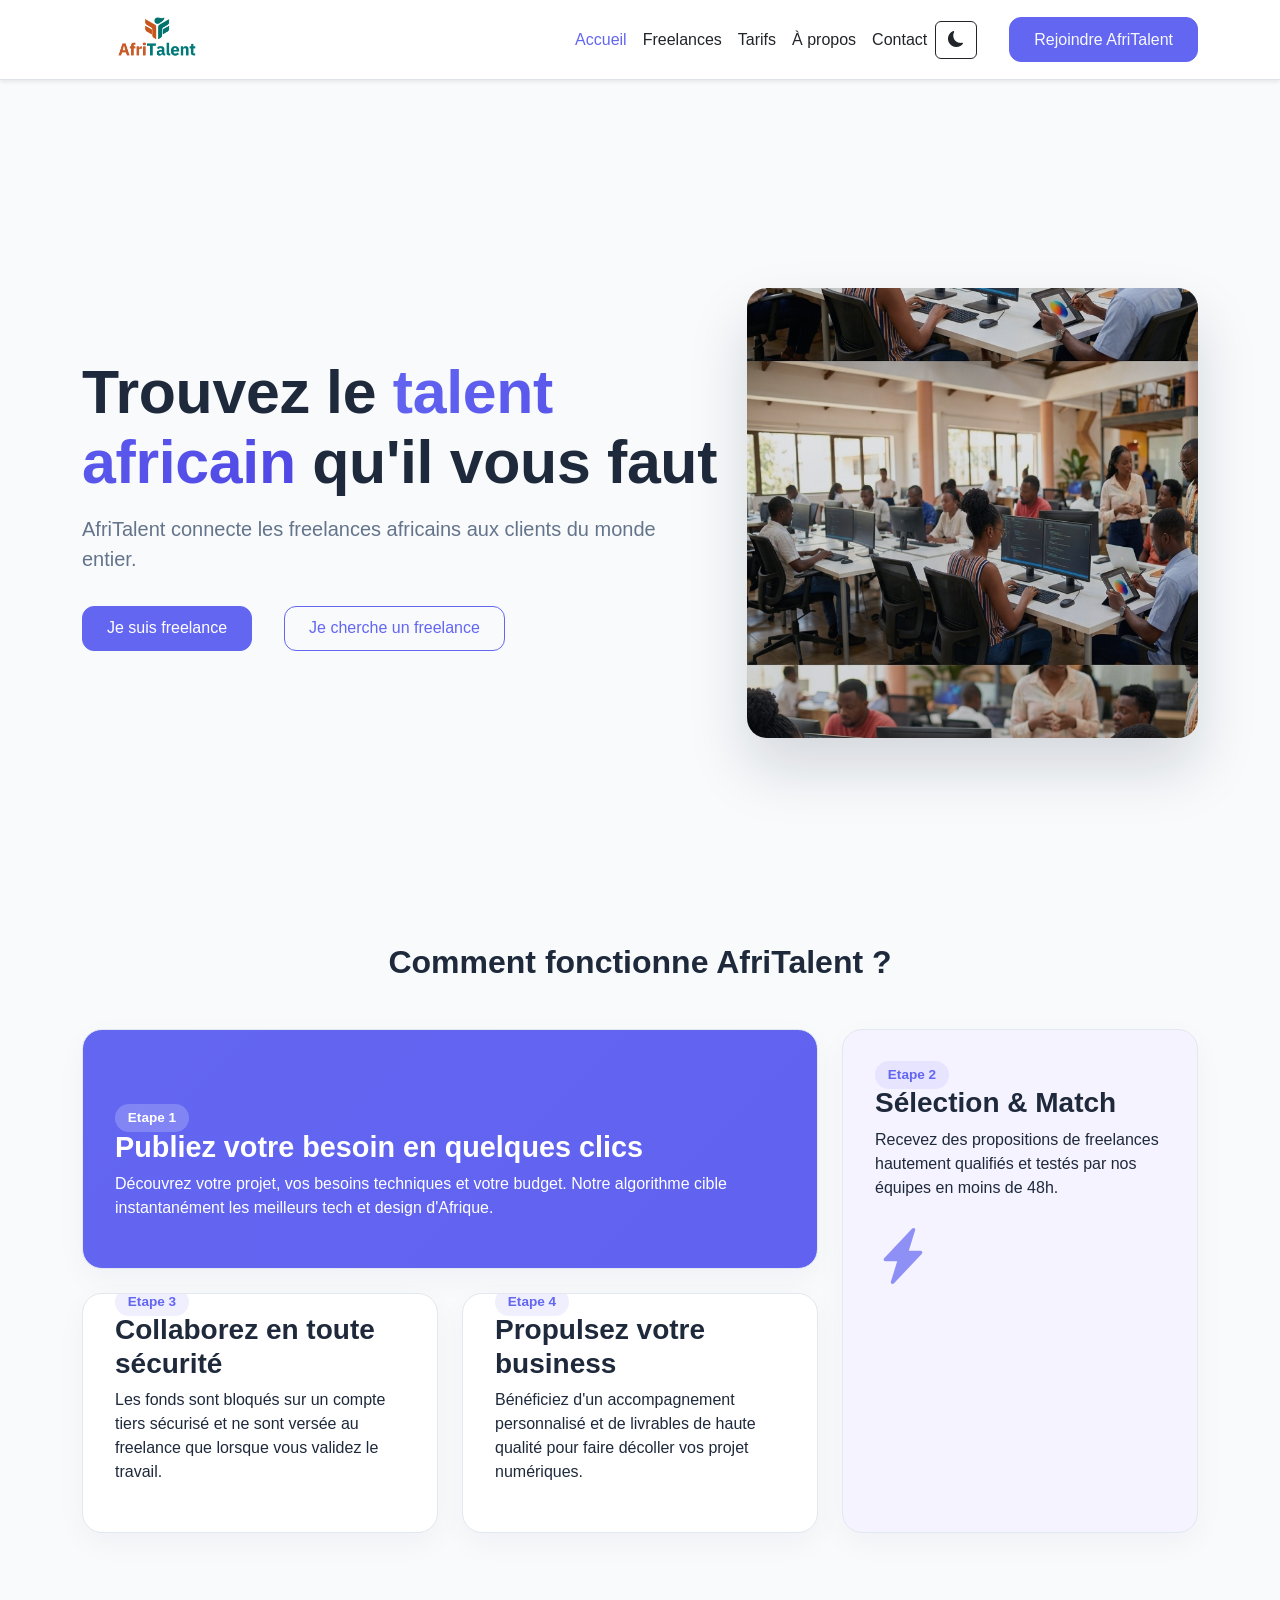
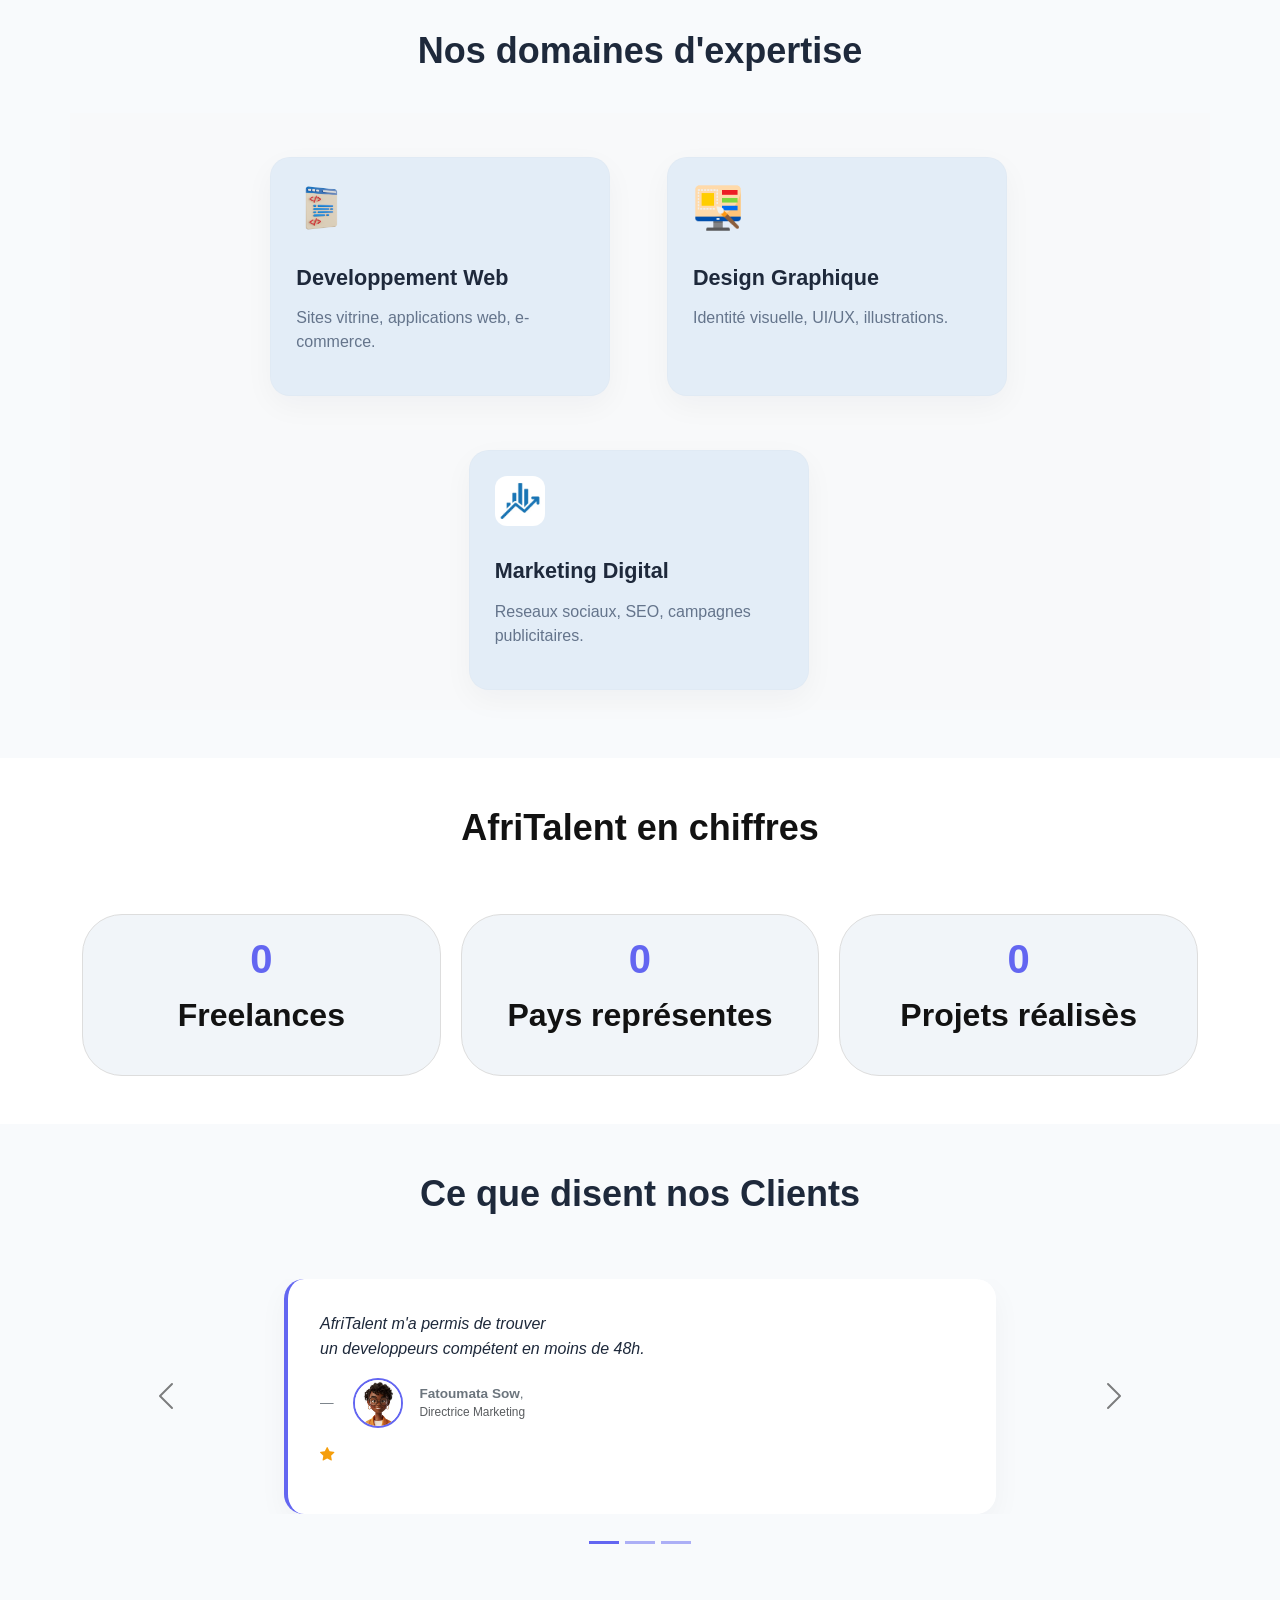
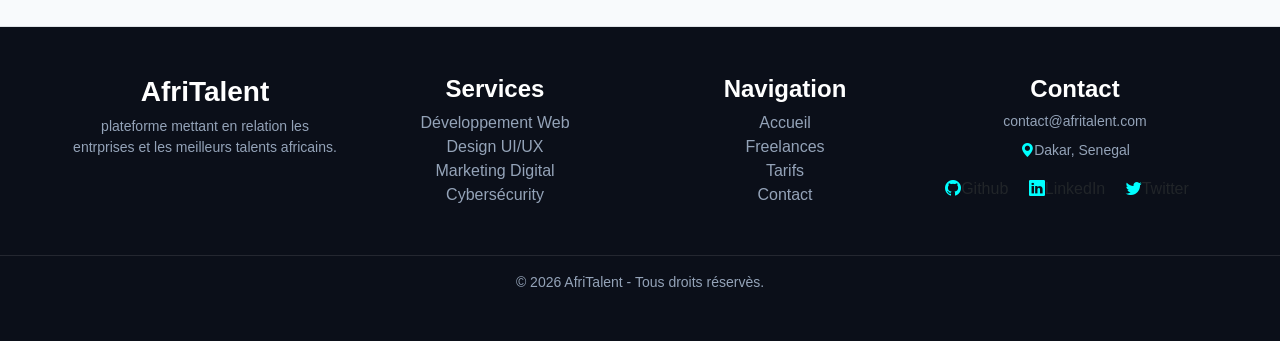
<file: index.html>
<!DOCTYPE html>
<html lang="fr">
<head>
    <meta charset="UTF-8">
    <meta name="viewport" content="width=device-width, initial-scale=1.0">
    <title>AfriTalent — Accueil</title>
    <!-- Bootstrap 5 via CDN : feuille de style -->
    <link href="https://cdn.jsdelivr.net/npm/bootstrap@5.3.0/dist/css/bootstrap.min.css" rel="stylesheet">
    <link rel="stylesheet" href="https://cdn.jsdelivr.net/npm/bootstrap-icons@1.13.1/font/bootstrap-icons.min.css">
    <!-- Votre feuille de style personnelle -->
    <link rel="stylesheet" href="css/style.css">
</head>
<body>
    <!-- Navbar Principale -->
    <!-- Bootstrap 5 via CDN : script JavaScript -->
    <nav class="navbar navbar-expand-lg navbar-light bg-white border-bottom shadow-sm fixed-top" id="mainNavbar">
        <div class="container flex-nowrap">
            <a class="navbar-brand" href="index.html"><img src="images/logo.png" alt="logo-AfriTalent" height="50" width="150" class="logo d-inline-block align-text-top" ></a>
            <button id="theme-toggle-mobile" class="btn btn-link text-dark p-2 d-inline-flex d-lg-none">
                <i class="bi bi-moon-fill"></i>
            </button>
            
            <button class="navbar-toggler" type="button"
                data-bs-toggle="collapse"
                data-bs-target="#navMenu"
                aria-controls="navMenu"
                aria-expanded="false"
                aria-label="Toggle navigation">
                <span class="navbar-toggler-icon"></span>
            </button>
            <div class="collapse navbar-collapse" id="navMenu">
                <ul class="navbar-nav ms-auto mb-2 mb-lg-0 text-center text-lg-start align-items-center">
                    <li class="nav-item"><a class="nav-link active text-dark" href="index.html">Accueil</a></li>
                    <li class="nav-item"><a class="nav-link text-dark" href="freelances.html">Freelances</a></li>
                    <li class="nav-item"><a class="nav-link text-dark" href="tarifs.html">Tarifs</a></li>
                    <li class="nav-item"><a class="nav-link text-dark" href="about.html">À propos</a></li>
                    <li class="nav-item"><a class="nav-link text-dark" href="contact.html">Contact</a></li>
                </ul>
                <div class="d-none d-lg-block me-3">
                    <button id="theme-toggle-desktop" class="btn btn-outline-dark">
                        <i class="bi bi-moon-fill"></i>
                    </button>
                </div>
                <div class="text-center text-lg-start ps-lg-3 mt-2 mt-lg-0">
                    <a class="btn btn-primary text-light w-100 w-lg-auto" href="contact.html" role="button">Rejoindre AfriTalent</a>
                </div>
            </div>
        </div>
    </nav>

    <!--Contenu principale-->
    <main>
        <!--Section Hero : accroche principale-->
        <section id="hero" class="fade-section">
            <div class="container">
                <div class="row align-items-center">
                    <div class="col-lg-7 hero-text">
                        <h1>Trouvez le <span class="text-gradient">talent africain</span> qu'il vous faut</h1>
                        <p>AfriTalent connecte les freelances africains aux clients du monde entier.</p>
                        <div class="d-flex flex-wrap gap-3">
                            <a href="freelances.html" class="btn btn-primary" role="button">Je suis freelance</a>
                            <a href="about.html" class="btn btn-outline-primary" role="button">Je cherche un freelance</a>
                        </div>
                    </div>
                    <div class="col-lg-5">
                        <div class="hero-banner-image"></div>
                    </div>
                </div>
            </div>
        </section>
        <section id="comment-ca-marche" class="py-5 fade-section">
            <div class="container">
                <h2 class="text-center mb-5">Comment fonctionne AfriTalent ?</h2>
                <div class="bento-grid">
                    <div class="bento-item bento-large">
                        <div class="bento-content">
                            <span class="bento-badge">Etape 1</span>
                            <h3>Publiez votre besoin en quelques clics</h3>
                            <p>Découvrez votre projet, vos besoins techniques et votre budget. Notre algorithme cible instantanément les meilleurs tech et design d'Afrique.</p>
                        </div>
                    </div>
                    <div class="bento-item bento-tall">
                        <div class="bento-content">
                            <span class="bento-badge">Etape 2</span>
                            <h3>Sélection & Match</h3>
                            <p>Recevez des propositions de freelances hautement qualifiés et testés par nos équipes en moins de 48h.</p>
                            <i class="bi bi-lightning-charge-fill bento-icon"></i>
                        </div>
                    </div>
                     <div class="bento-item">
                        <div class="bento-content">
                            <span class="bento-badge">Etape 3</span>
                            <h3>Collaborez en toute sécurité</h3>
                            <p>Les fonds sont bloqués sur un compte tiers sécurisé et ne sont versée au freelance que lorsque vous validez le travail.</p>
                        </div>
                    </div>
                     <div class="bento-item">
                        <div class="bento-content">
                            <span class="bento-badge">Etape 4</span>
                            <h3>Propulsez votre business</h3>
                            <p>Bénéficiez d'un accompagnement personnalisé et de livrables de haute qualité pour faire décoller vos projet numériques.</p>
                        </div>
                    </div>
                </div>
            </div>
        </section>
        <!--Section Services-->
        <section id="Services" class="fade-section">
            <div class="container py-5">
                <h2>Nos domaines d'expertise</h2>
                <div class="row gx-4 gy-4 justify-content-center conteneur-expertise">
                    <div class="col-md-6 col-lg-4">
                        <div class="mon-expert-card">
                            <img src="images/web.png" alt="icone-web" height="50" width="50">
                            <h3>Developpement Web</h3>
                            <p>Sites vitrine, applications web, e-commerce.</p>
                        </div>
                    </div>
                    <div class="col-md-6 col-lg-4">
                        <div class="mon-expert-card">
                            <img src="images/design.png" alt="icone-design" height="50" width="50">
                            <h3>Design Graphique</h3>
                            <p>Identité visuelle, UI/UX, illustrations.</p>
                        </div>
                    </div>
                    <div class="col-md-6 col-lg-4">
                        <div class="mon-expert-card">
                            <img src="images/marketing.webp" alt="icone-marketing" height="50" width="50">
                            <h3>Marketing Digital</h3>
                            <p>Reseaux sociaux, SEO, campagnes publicitaires.</p>
                        </div>
                    </div>
                </div>
            </div>
        </section>
        <!--Section Statistiques-->
        <section id="statistiques" class="fade-section">
            <div class="container py-5">
                <h2>AfriTalent en chiffres</h2>
                <div class="stats-grid">
                    <div class="chiffres">
                        <h3 class="counter" data-target="1800">0</h3>
                        <p>Freelances</p>
                    </div>
                    <div class="chiffres">
                        <h3 class="counter" data-target="60">0</h3>
                        <p>Pays représentes</p>
                    </div>
                    <div class="chiffres">
                        <h3 class="counter" data-target="4500">0</h3>
                        <p>Projets réalisès</p>
                    </div>
                </div>
            </div>
        </section>
        <!--Section Témoignages-->
        <section id="temoignages" class="py-5 fade-section">
            <div class="container">
                <h2>Ce que disent nos Clients</h2>
                <div id="carouselTemoignages" class="carousel slide" data-bs-ride="carousel" data-bs-interval="5000">
                    <div class="carousel-indicators" style="margin-bottom: -2.5rem;">
                        <button type="button" data-bs-target="#carouselTemoignages" data-bs-slide-to="0" class="active" aria-current="true" aria-label="Slide 1" style="background-color: var(--primary-color);"></button>
                        <button type="button" data-bs-target="#carouselTemoignages" data-bs-slide-to="1" aria-label="Slide 2" style="background-color: var(--primary-color);"></button>
                        <button type="button" data-bs-target="#carouselTemoignages" data-bs-slide-to="2" aria-label="Slide 3" style="background-color: var(--primary-color);"></button>
                    </div>
                    <div class="carousel-inner">
                        <!--Slide 1-->
                        <div class="carousel-item active">
                            <div class="row justify-content-center">
                                <div class="col-md-8 px-4">
                                    <blockquote class="blockquote">
                                        <p>AfriTalent m'a permis de trouver <br> un developpeurs compétent en moins de 48h.</p>
                                        <div class="blockquote-footer">
                                            <img src="images/avatar-fatoumata.jpg" alt="avatar-fatoumata" width="50" height="50">
                                            <div>
                                                <strong>Fatoumata Sow</strong>, 
                                                <small class="text-muted d-block">Directrice Marketing</small>
                                            </div>
                                        </div>
                                        <i class="bi bi-star-fill"></i>
                                    </blockquote>
                                </div>
                            </div>
                        </div>
                        <!--Slide 2-->
                         <div class="carousel-item">
                            <div class="row justify-content-center">
                                <div class="col-md-8 px-4">
                                    <blockquote class="blockquote">
                                        <p>AfriTalent m'a aidé à créer des templates personnalisé. je mets 10 minutes à faire mes postes maintenant,contre 1 heure avant.</p>
                                        <div class="blockquote-footer">
                                            <img src="images/avatar-tidiane.avif" alt="avatar-tidiane" width="50" height="50">
                                            <div>
                                                <strong>Tidiane Gadiaga</strong>, 
                                                <small class="text-muted d-block">Influenceur</small>
                                            </div>
                                        </div>
                                        <i class="bi bi-star-fill"></i>
                                    </blockquote>
                                </div>
                            </div>
                        </div>
                        <!--Slide 3-->
                         <div class="carousel-item">
                            <div class="row justify-content-center">
                                <div class="col-md-8 px-4">
                                    <blockquote class="blockquote">
                                        <p> Mon entreprise de mannequinat s'est reconnu <br> mondialement via ses créations de contenus exeptionnelle .</p>
                                        <div class="blockquote-footer">
                                            <img src="images/avatar-soukey.jpg" alt="avatar-soukey" width="50" height="50">
                                            <div>
                                                <strong>Soukeyna Ndiaye</strong>, 
                                                <small class="text-muted d-block">Directrice de IMG models</small>
                                            </div>
                                        </div>
                                        <i class="bi bi-star-fill"></i>
                                    </blockquote>
                                </div>
                            </div>
                        </div>
                    </div>
                    <!--Fleche directionnelles-->
                    <button class="carousel-control-prev" type="button" data-bs-target="#carouselTemoignages" data-bs-slide="prev">
                        <span class="carousel-control-prev-icon" aria-hidden="true" style="filter: invert(1);"></span>
                        <span class="visually-hidden">Précédent</span>
                    </button>
                    <button class="carousel-control-next" type="button" data-bs-target="#carouselTemoignages" data-bs-slide="next">
                        <span class="carousel-control-next-icon" aria-hidden="true" style="filter: invert(1);"></span>
                        <span class="visually-hidden">Suivant</span>
                    </button>
                </div>
            </div>
        </section>
    </main>
    <!--Pied de page-->
    <footer class="bg-light text-dark py-5 border-top site-footer">
        <div class="footer-container">
            <div class="row">
                <div class="col-md-6 col-lg-3 mb-4 mb-md-0 text-md-center">
                    <h3 class="fw-bold">AfriTalent</h3>
                    <p class="text-muted small">
                        plateforme mettant en relation les entrprises et les meilleurs talents africains.</p><br>
                </div>
                <div class="col-md-6 col-lg-3 mb-4 mb-md-0 text-md-center">
                    <h4 class="fw-bold">Services</h4>
                    <ul class="list-unstyled">
                        <li><a href="#" class="text-decoration-none text-muted">Développement Web</a></li>
                        <li><a href="#" class="text-decoration-none text-muted">Design UI/UX</a></li>
                        <li><a href="#" class="text-decoration-none text-muted">Marketing Digital</a></li>
                        <li><a href="#" class="text-decoration-none text-muted">Cybersécurity</a></li>
                    </ul>
                </div>
                <div class="col-md-6 col-lg-3 mb-4 mb-md-0 text-md-center footer-column">
                    <h4 class="fw-bold">Navigation</h4>
                    <ul class="list-unstyled">
                        <li><a href="#" class="text-decoration-none text-muted">Accueil</a></li>
                        <li><a href="#" class="text-decoration-none text-muted">Freelances</a></li>
                        <li><a href="#" class="text-decoration-none text-muted">Tarifs</a></li>
                        <li><a href="#" class="text-decoration-none text-muted">Contact</a></li>
                    </ul>
                </div>
                <div class="col-md-6 col-lg-3 mb-4 mb-md-0 text-md-center">
                    <h4 class="fw-bold">Contact</h4>
                    <p class="text-muted small mb-2">
                        <i class="bi bi-enveloppe-fill"></i>contact@afritalent.com
                    </p>
                    <p class="text-muted small">
                        <i class="bi bi-geo-alt-fill"></i>Dakar, Senegal
                    </p>
                    <div class="soial-link">
                        <a href="#" class="me-3 text-decoration-none text-dark"><i class="bi bi-github"></i>Github</a>
                        <a href="#" class="me-3 text-decoration-none text-dark"><i class="bi bi-linkedin"></i>LinkedIn</a>
                        <a href="#" class="me-3 text-decoration-none text-dark"><i class="bi bi-twitter"></i>Twitter</a>
                    </div>
                </div>
            </div>
        </div>
        <div class="footer-bottom">
            <p class="text-muted small mb-0">&copy; 2026 AfriTalent - Tous droits réservès.</p>
        </div>
    </footer>
     <button id="backToTop" class="btn btn-primary">
        <i class="bi bi-arrow-up"></i>
    </button>
    <script src="https://cdn.jsdelivr.net/npm/bootstrap@5.3.0/dist/js/bootstrap.bundle.min.js"></script>
    <!-- Votre script JavaScript -->
    <script src="js/main.js"></script>
 </body>
 </html>
</file>
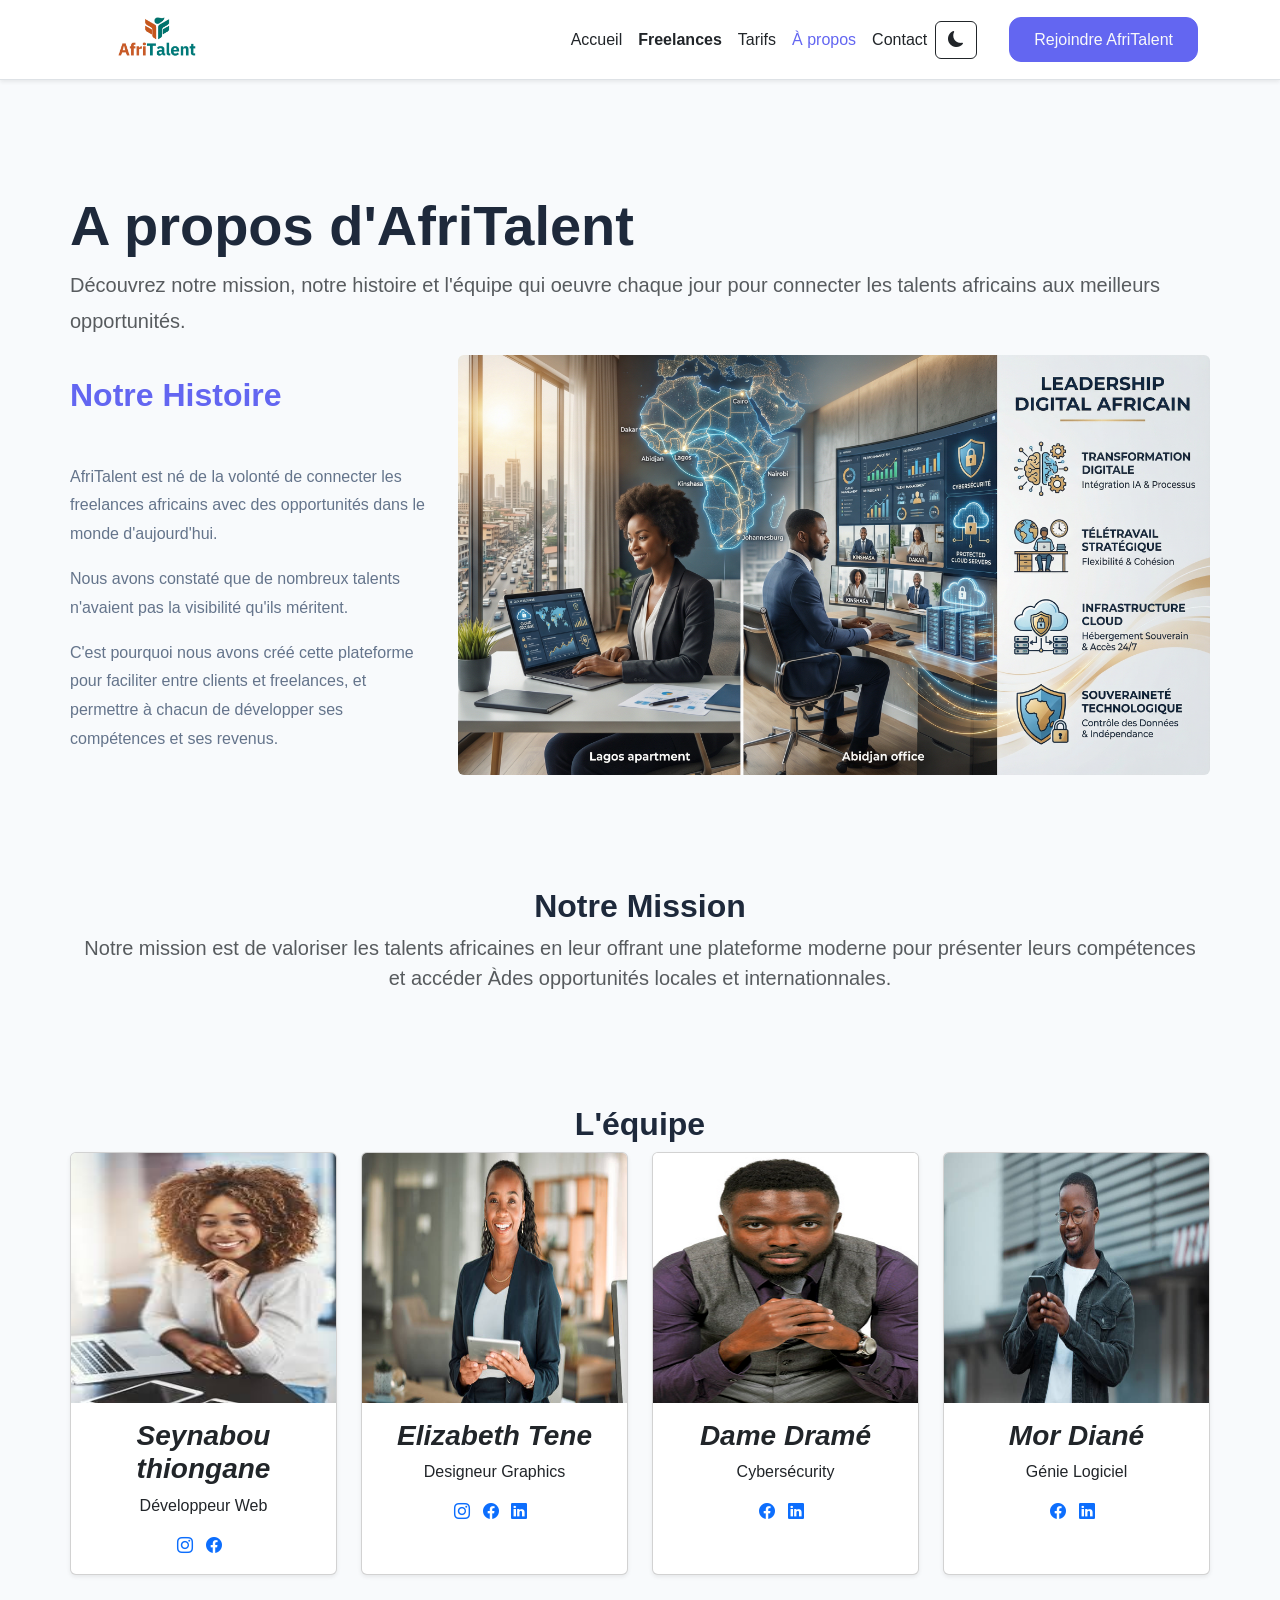
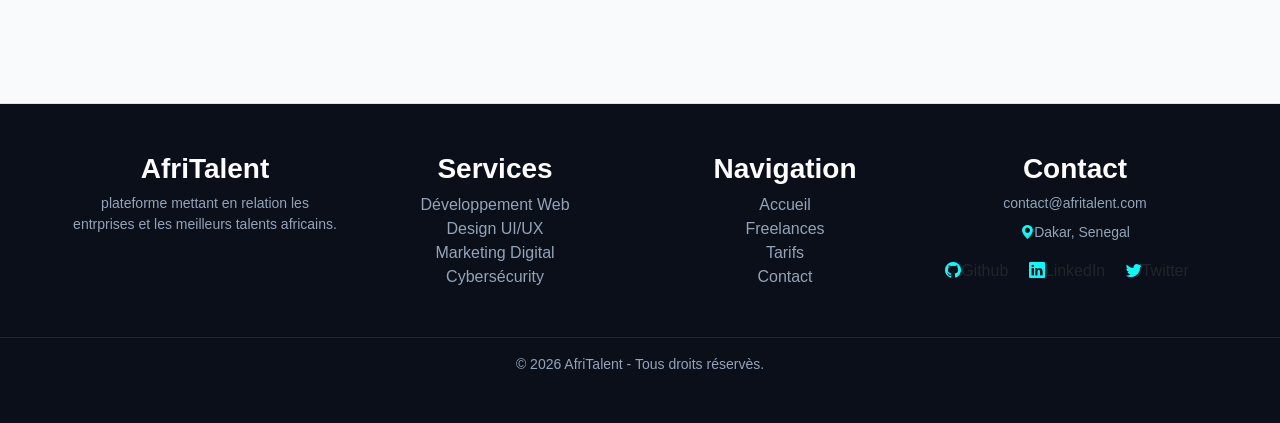
<file: about.html>
<!DOCTYPE html>
<html lang="fr">
<head>
    <meta charset="UTF-8">
    <meta name="viewport" content="width=device-width, initial-scale=1.0">
    <title>AfriTalent — about</title>
    <!-- Bootstrap 5 via CDN : feuille de style -->
    <link href="https://cdn.jsdelivr.net/npm/bootstrap@5.3.0/dist/css/bootstrap.min.css" rel="stylesheet">
    <link rel="stylesheet" href="https://cdn.jsdelivr.net/npm/bootstrap-icons@1.13.1/font/bootstrap-icons.min.css">
    <!-- Votre feuille de style personnelle -->
    <link rel="stylesheet" href="css/style.css">
</head>
<body>
    <!-- Navbar principale -->
    <!-- Bootstrap 5 via CDN : script JavaScript -->
        <nav class="navbar navbar-expand-lg navbar-light bg-white border-bottom shadow-sm fixed-top" id="mainNavbar">
        <div class="container flex-wrap">
            <a class="navbar-brand" href="index.html"><img src="images/logo.png" alt="logo-AfriTalent" height="50" width="150" class="d-inline-block align-text-top" ></a>
            <button id="theme-toggle-mobile" class="btn btn-link text-dark p-2 d-inline-flex d-lg-none">
                <i class="bi bi-moon-fill"></i>
            </button>
            <button class="navbar-toggler" type="button"
                data-bs-toggle="collapse"
                data-bs-target="#navMenu"
                aria-controls="navMenu"
                aria-expanded="false"
                aria-label="Toggle navigation">
                <span class="navbar-toggler-icon"></span>
            </button>
            <div class="collapse navbar-collapse" id="navMenu">
                <ul class="navbar-nav ms-auto mb-2 mb-lg-0 text-center text-lg-start align-items-center">
                    <li class="nav-item"><a class="nav-link text-dark" href="index.html">Accueil</a></li>
                    <li class="nav-item"><a class="nav-link text-dark fw-semibold" href="freelances.html">Freelances</a></li>
                    <li class="nav-item"><a class="nav-link text-dark" href="tarifs.html">Tarifs</a></li>
                    <li class="nav-item"><a class="nav-link active text-dark" href="about.html">À propos</a></li>
                    <li class="nav-item"><a class="nav-link text-dark" href="contact.html">Contact</a></li>
                </ul>
                <div class="d-none d-lg-block me-3">
                    <button id="theme-toggle-desktop" class="btn btn-outline-dark">
                        <i class="bi bi-moon-fill"></i>
                    </button>
                </div>
                <div class="text-center text-lg-start ps-lg-3 mt-2 mt-lg-0">
                    <a class="btn btn-primary text-light w-100 w-lg-auto" href="contact.html" role="button">Rejoindre AfriTalent</a>
                </div>
            </div>
        </div>
    </nav>
    <section class="about-section container my-5 fade-section">
        <h1 class="display-4 fw-bold"> A propos d'AfriTalent</h1>
        <p class="lead text-muted">
            Découvrez notre mission, notre histoire et l'équipe qui oeuvre chaque jour pour connecter les talents
            africains aux meilleurs opportunités.
        </p>
        <div class="row align-items-center">
            <div class="col-md-4 text-start mr-3">
                    <h2 class="card-title mb-5">Notre Histoire</h2>
                    <p class="card-text">AfriTalent est né de la volonté de connecter les freelances africains avec des opportunités dans le monde d'aujourd'hui.</p>
                    <p class="card-text">Nous avons constaté que de nombreux talents n'avaient pas la visibilité qu'ils méritent.</p>
                    <p class="card-text">C'est pourquoi nous avons créé cette plateforme pour faciliter entre clients et freelances, et permettre à chacun de développer ses compétences et ses revenus.</p>
            </div>
            <div class="col-md-8">
                    <img class="img-fluid rounded" src="images/about.png" alt="Notre histoire">
            </div>
        </div>
    </section>
    <section class="mission container my-5 text-center fade-section">
        <h2>Notre Mission</h2>
        <p class="lead text-muted">
            Notre mission est de valoriser les talents africaines en leur offrant
            une plateforme moderne pour présenter leurs compétences et accéder Àdes opportunités locales et internationnales.
        </p>
    </section>
    <section class="team-section container my-5 fade-section">
        <h2 class="text-center">L'équipe</h2>
        <div class="row g-4 align-items-stretch">
            <div class="col-md-3">
                <div class="card text-center shadow-sm h-100">
                    <img src="images/image1.jfif" class="card-img-top" alt="profil.1">
                    <div class="card-body">
                        <h3 class="card-title"><i>Seynabou thiongane</i></h3>
                        <p class="card-text">Développeur Web</p>
                        <a href="#" class="me-2"><i class="bi bi-instagram"></i></a>
                        <a href="#" class="me-2"><i class="bi bi-facebook"></i></a>
                    </div>
                </div>
            </div>
            <div class="col-md-3">
                <div class="card text-center shadow-sm h-100">
                    <img src="images/img2.jpg" class="card-img-top" alt="profil.2">
                    <div class="card-body">
                        <h3 class="card-title"><i>Elizabeth Tene</i></h3>
                        <p class="card-text">Designeur Graphics</p>
                        <a href="#" class="me-2"><i class="bi bi-instagram"></i></a>
                        <a href="#" class="me-2"><i class="bi bi-facebook"></i></a>
                        <a href="#" class="me-2"><i class="bi bi-linkedin"></i></a>
                    </div>
                </div>
            </div>
            <div class="col-md-3">
                <div class="card text-center shadow-sm h-100">
                    <img src="images/image3.jpg" class="card-img-top" alt="profil.3">
                    <div class="card-body">
                        <h3 class="card-title"><i>Dame Dramé</i></h3>
                        <p class="card-text">Cybersécurity</p>
                        <a href="#" class="me-2"><i class="bi bi-facebook"></i></a>
                        <a href="#" class="me-2"><i class="bi bi-linkedin"></i></a>
                    </div>
                </div>
            </div>
            <div class="col-md-3">
                <div class="card text-center shadow-sm h-100">
                    <img src="images/img4.jpg" class="card-img-top" alt="profil.4">
                    <div class="card-body">
                        <h3 class="card-title"><i>Mor Diané</i></h3>
                        <p class="card-text">Génie Logiciel</p>
                        <a href="#" class="me-2"><i class="bi bi-facebook"></i></a>
                        <a href="#" class="me-2"><i class="bi bi-linkedin"></i></a>
                    </div>
                </div>
            </div>
        </div>
    </section>
    <footer class="bg-light text-dark py-5 border-top site-footer">
        <div class="footer-container">
            <div class="row">
                <div class="col-md-6 col-lg-3 mb-4 mb-md-0 text-md-center">
                    <h3 class="fw-bold">AfriTalent</h3>
                    <p class="text-muted small">
                        plateforme mettant en relation les entrprises et les meilleurs talents africains.</p><br>
                </div>
                <div class="col-md-6 col-lg-3 mb-4 mb-md-0 text-md-center">
                    <h3 class="fw-bold">Services</h3>
                    <ul class="list-unstyled">
                        <li><a href="#" class="text-decoration-none text-muted">Développement Web</a></li>
                        <li><a href="#" class="text-decoration-none text-muted">Design UI/UX</a></li>
                        <li><a href="#" class="text-decoration-none text-muted">Marketing Digital</a></li>
                        <li><a href="#" class="text-decoration-none text-muted">Cybersécurity</a></li>
                    </ul>
                </div>
                <div class="col-md-6 col-lg-3 mb-4 mb-md-0 text-md-center footer-column">
                    <h3 class="fw-bold">Navigation</h3>
                    <ul class="list-unstyled">
                        <li><a href="#" class="text-decoration-none text-muted">Accueil</a></li>
                        <li><a href="#" class="text-decoration-none text-muted">Freelances</a></li>
                        <li><a href="#" class="text-decoration-none text-muted">Tarifs</a></li>
                        <li><a href="#" class="text-decoration-none text-muted">Contact</a></li>
                    </ul>
                </div>
                <div class="col-md-6 col-lg-3 mb-4 mb-md-0 text-md-center">
                    <h3 class="fw-bold">Contact</h3>
                    <p class="text-muted small mb-2">
                        <i class="bi bi-enveloppe-fill"></i>contact@afritalent.com
                    </p>
                    <p class="text-muted small">
                        <i class="bi bi-geo-alt-fill"></i>Dakar, Senegal
                    </p>
                    <div class="soial-link">
                        <a href="#" class="me-3 text-decoration-none text-dark"><i class="bi bi-github"></i>Github</a>
                        <a href="#" class="me-3 text-decoration-none text-dark"><i class="bi bi-linkedin"></i>LinkedIn</a>
                        <a href="#" class="me-3 text-decoration-none text-dark"><i class="bi bi-twitter"></i>Twitter</a>
                    </div>
                </div>
            </div>
        </div>
        <div class="footer-bottom">
            <p class="text-muted small mb-0">&copy; 2026 AfriTalent - Tous droits réservès.</p>
        </div>
    </footer>
    <button id="backToTop" class="btn btn-primary">
        <i class="bi bi-arrow-up"></i>
    </button>
    <script src="https://cdn.jsdelivr.net/npm/bootstrap@5.3.0/dist/js/bootstrap.bundle.min.js"></script>
    <!-- Votre script JavaScript -->
    <script src="js/main.js"></script>
</body>
</html>
</file>
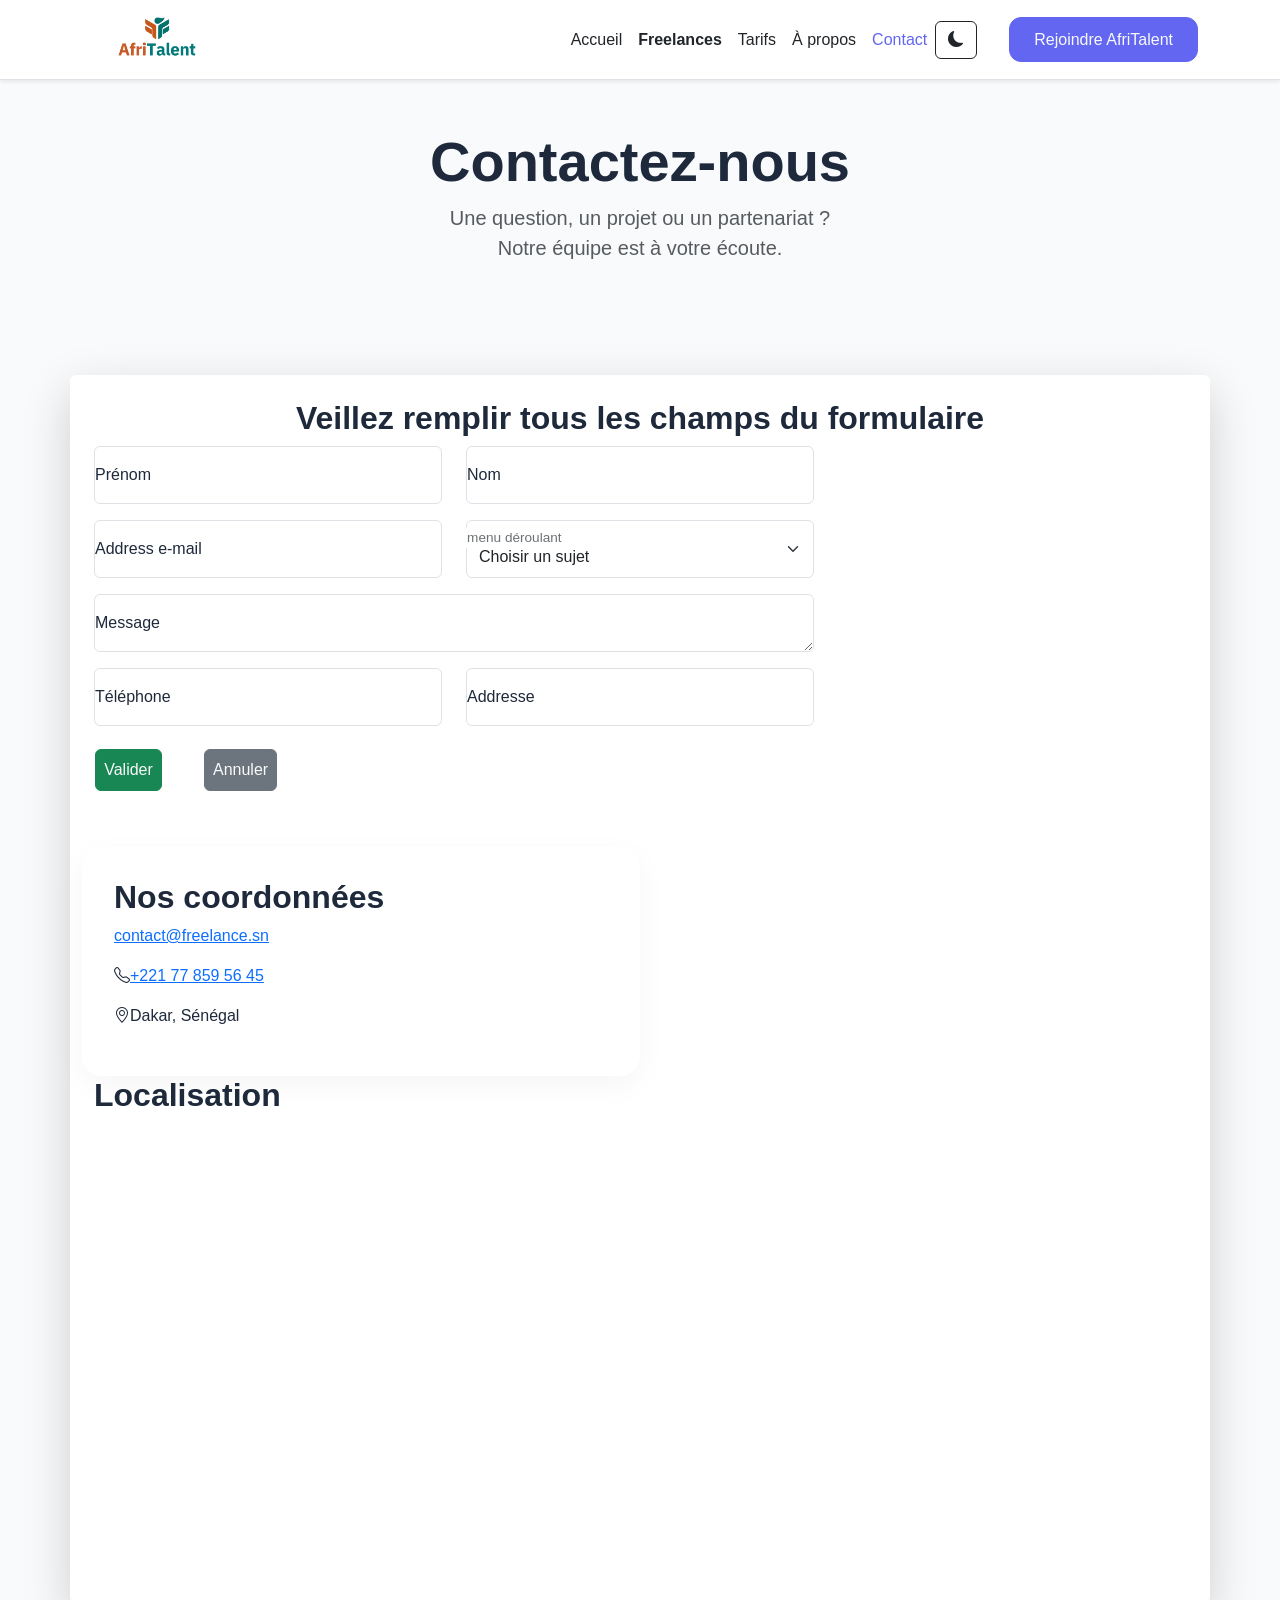
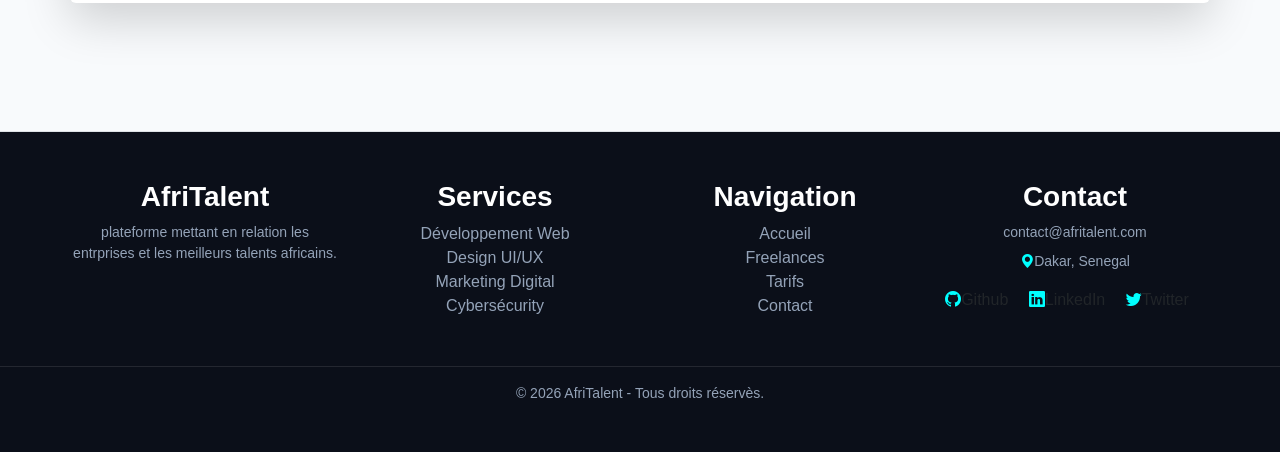
<file: contact.html>
<!DOCTYPE html>
<html lang="fr">
<head>
    <meta charset="UTF-8">
    <meta name="viewport" content="width=device-width, initial-scale=1.0">
    <title>AfriTalent — contact</title>
    <!-- Bootstrap 5 via CDN : feuille de style -->
    <link href="https://cdn.jsdelivr.net/npm/bootstrap@5.3.0/dist/css/bootstrap.min.css" rel="stylesheet">
    <link rel="stylesheet" href="https://cdn.jsdelivr.net/npm/bootstrap-icons@1.13.1/font/bootstrap-icons.min.css">
    <!-- Votre feuille de style personnelle -->
    <link rel="stylesheet" href="css/style.css">
</head>
<body>
    <!-- Bootstrap 5 via CDN : script JavaScript -->
    <!--Navbar principale-->
    <nav class="navbar navbar-expand-lg navbar-light bg-white border-bottom shadow-sm fixed-top" id="mainNavbar">
        <div class="container flex-nowrap">
            <a class="navbar-brand" href="index.html"><img src="images/logo.png" alt="logo-AfriTalent" height="50" width="150" class="d-inline-block align-text-top" ></a>
            <button id="theme-toggle-mobile" class="btn btn-link text-dark p-2 d-inline-flex d-lg-none">
                <i class="bi bi-moon-fill"></i>
            </button>
            <button class="navbar-toggler" type="button"
                data-bs-toggle="collapse"
                data-bs-target="#navMenu"
                aria-controls="navMenu"
                aria-expanded="false"
                aria-label="Toggle navigation">
                <span class="navbar-toggler-icon"></span>
            </button>
            <div class="collapse navbar-collapse" id="navMenu">
                <ul class="navbar-nav ms-auto mb-2 mb-lg-0 text-center text-lg-start align-items-center">
                    <li class="nav-item"><a class="nav-link text-dark" href="index.html">Accueil</a></li>
                    <li class="nav-item"><a class="nav-link text-dark fw-semibold" href="freelances.html">Freelances</a></li>
                    <li class="nav-item"><a class="nav-link text-dark" href="tarifs.html">Tarifs</a></li>
                    <li class="nav-item"><a class="nav-link text-dark" href="about.html">À propos</a></li>
                    <li class="nav-item"><a class="nav-link active text-dark" href="contact.html">Contact</a></li>
                </ul>
                <div class="d-none d-lg-block me-3">
                    <button id="theme-toggle-desktop" class="btn btn-outline-dark">
                        <i class="bi bi-moon-fill"></i>
                    </button>
                </div>
                <div class="text-center text-lg-start ps-lg-3 mt-2 mt-lg-0">
                    <a class="btn btn-primary text-light w-100 w-lg-auto" href="contact.html" role="button">Rejoindre AfriTalent</a>
                </div>
            </div>
        </div>
    </nav>
    <!--Section contact-->
    <section class="contact-text container text-center justify-content-center my-5">
        <h1 class="display-4 fw-bold">Contactez-nous</h1>
        <p class="lead text-muted">
            Une question, un projet ou un partenariat ?
            <br> Notre équipe est à votre écoute.
        </p>
    </section>
    <section class="contact-section container my-5">
        <!--Formulaires-->
        <form id="contactForm" class="contact-form shadow-lg p-4 rounded bg-white">
            <h2 class="text-center">Veillez remplir tous les champs du formulaire</h2>
            <div class="row  mb-3">
                <div class="form-floating col-md-4">
                   <input type="text" id="prenom" class="form-control" placeholder="example">
                   <small id="prenomError" class="text-danger"></small>
                   <label for="prenom">Prénom</label>
                </div>
                <div class="form-floating col-md-4">
                    <input type="text" id="nom" class="form-control" placeholder="example">
                    <small id="nomError" class="text-danger"></small>
                    <label for="nom">Nom</label>
                </div>
            </div>
            <div class="row  mb-3">
                <div class="form-floating col-md-4">
                   <input type="email" id="email" class="form-control" placeholder="name@gmail.com">
                   <small id="emailError" class="text-danger"></small>
                   <label for="email">Address e-mail</label>
                </div>
                <div class="form-floating col-md-4">
                    <select class="form-select" id="sujet" aria-label="Floating label select example">
                        <option selected>Choisir un sujet</option>
                        <option value="1">Support technique</option>
                        <option value="2">information</option>
                        <option value="3">lancer un projet</option>
                        <option value="4">Partenariat</option>
                        <option value="5">Question</option>
                    </select>
                    <label for="sujet">menu déroulant</label>
                </div>
            </div>
            <div class="row  mb-3">
                <div class="form-floating col-md-8">
                   <textarea class="form-control" id="message" placeholder="Leave a comment here"></textarea>
                   <small id="messageError" class="text-danger"></small>
                   <label for="message">Message</label>
                </div>
            </div>
            <div class="row  mb-3">
                <div class="form-floating col-md-4">
                   <input type="number" id="telephone" class="form-control" placeholder="jj jjj jj jj">
                   <small id="telephoneError" class="text-danger"></small>
                   <label for="telephone">Téléphone</label>
                </div>
                <div class="form-floating col-md-4">
                    <input type="text" id="addresse" class="form-control" placeholder="example">
                    <small id="addresseError" class="text-danger"></small>
                    <label for="addresse">Addresse</label>
                </div>
            </div>
            <div id="successMessage" class="alert alert-success d-none">
                Votre message a été envoyé avec succés !
            </div>
            <div class="row gap-3 text-center">
                <div class="btn btn-center col-md-1">
                    <button type="submit" class="btn btn-success text-light p-2">Valider</button>
                </div>
                <div class="btn btn-center col-md-1">
                    <button type="button" id="cancelBtn" class="btn btn-secondary text-light p-2">Annuler</button>
                </div>
            </div>
            <div class="coordonne row mt-5">
                <div class="contact-info col-md-6">
                    <h2>Nos coordonnées</h2>
                    <p><i class="bi bi-enveloppe"></i><a href="#">contact@freelance.sn</a></p>
                    <p><i class="bi bi-telephone"></i><a href="#">+221 77 859 56 45</a></p>
                    <p><i class="bi bi-geo-alt"></i>Dakar, Sénégal</p>
                </div>
                <div class=" contact-iframe col-md-6">
                    <h2>Localisation</h2>
                    <iframe src="https://www.google.com/maps/embed?pb=!1m18!1m12!1m3!1d3859.386340572122!2d-17.46178432512537!3d14.690730885806387!2m3!1f0!2f0!3f0!3m2!1i1024!2i768!4f13.1!3m3!1m2!1s0xec1728c69aefd29%3A0x46cd0049042f3acb!2sAv.%20Cheikh%20Anta%20Diop%2C%20Dakar!5e0!3m2!1sfr!2ssn!4v1775905211765!5m2!1sfr!2ssn" width="600" height="450" style="border:0;" allowfullscreen="" loading="lazy" referrerpolicy="no-referrer-when-downgrade"></iframe>
                </div>
            </div>
        </form>
    </section>
    <!--Pied de page-->
    <footer class="bg-light text-dark py-5 border-top site-footer">
        <div class="footer-container">
            <div class="row">
                <div class="col-md-6 col-lg-3 mb-4 mb-md-0 text-md-center">
                    <h3 class="fw-bold">AfriTalent</h3>
                    <p class="text-muted small">
                        plateforme mettant en relation les entrprises et les meilleurs talents africains.</p><br>
                </div>
                <div class="col-md-6 col-lg-3 mb-4 mb-md-0 text-md-center">
                    <h3 class="fw-bold">Services</h3>
                    <ul class="list-unstyled">
                        <li><a href="#" class="text-decoration-none text-muted">Développement Web</a></li>
                        <li><a href="#" class="text-decoration-none text-muted">Design UI/UX</a></li>
                        <li><a href="#" class="text-decoration-none text-muted">Marketing Digital</a></li>
                        <li><a href="#" class="text-decoration-none text-muted">Cybersécurity</a></li>
                    </ul>
                </div>
                <div class="col-md-6 col-lg-3 mb-4 mb-md-0 text-md-center footer-column">
                    <h3 class="fw-bold">Navigation</h3>
                    <ul class="list-unstyled">
                        <li><a href="#" class="text-decoration-none text-muted">Accueil</a></li>
                        <li><a href="#" class="text-decoration-none text-muted">Freelances</a></li>
                        <li><a href="#" class="text-decoration-none text-muted">Tarifs</a></li>
                        <li><a href="#" class="text-decoration-none text-muted">Contact</a></li>
                    </ul>
                </div>
                <div class="col-md-6 col-lg-3 mb-4 mb-md-0 text-md-center">
                    <h3 class="fw-bold">Contact</h3>
                    <p class="text-muted small mb-2">
                        <i class="bi bi-enveloppe-fill"></i>contact@afritalent.com
                    </p>
                    <p class="text-muted small">
                        <i class="bi bi-geo-alt-fill"></i>Dakar, Senegal
                    </p>
                    <div class="soial-link">
                        <a href="#" class="me-3 text-decoration-none text-dark"><i class="bi bi-github"></i>Github</a>
                        <a href="#" class="me-3 text-decoration-none text-dark"><i class="bi bi-linkedin"></i>LinkedIn</a>
                        <a href="#" class="me-3 text-decoration-none text-dark"><i class="bi bi-twitter"></i>Twitter</a>
                    </div>
                </div>
            </div>
        </div>
        <div class="footer-bottom">
            <p class="text-muted small mb-0">&copy; 2026 AfriTalent - Tous droits réservès.</p>
        </div>
    </footer>
    <button id="backToTop" class="btn btn-primary">
        <i class="bi bi-arrow-up"></i>
    </button>
    <script src="https://cdn.jsdelivr.net/npm/bootstrap@5.3.0/dist/js/bootstrap.bundle.min.js"></script>
    <!-- Votre script JavaScript -->
    <script src="js/main.js"></script>
 </body>
 </html>
</file>
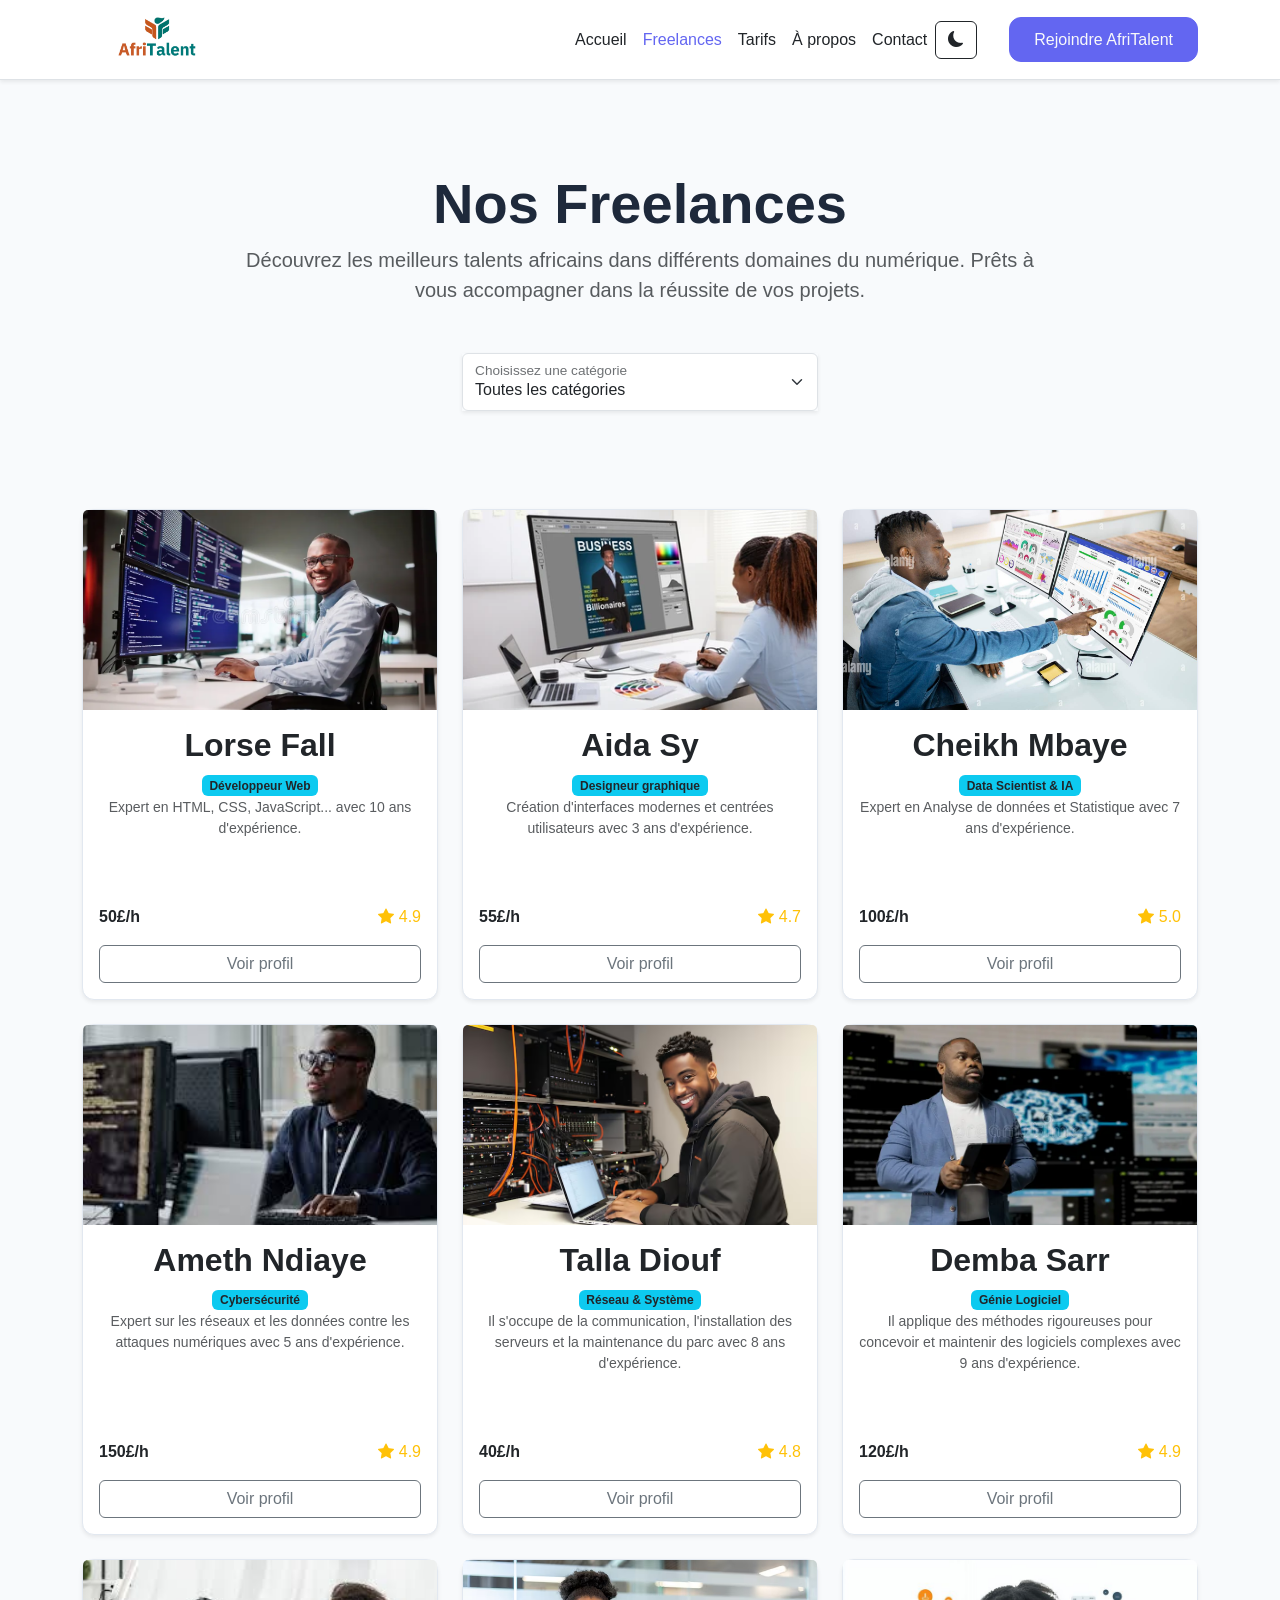
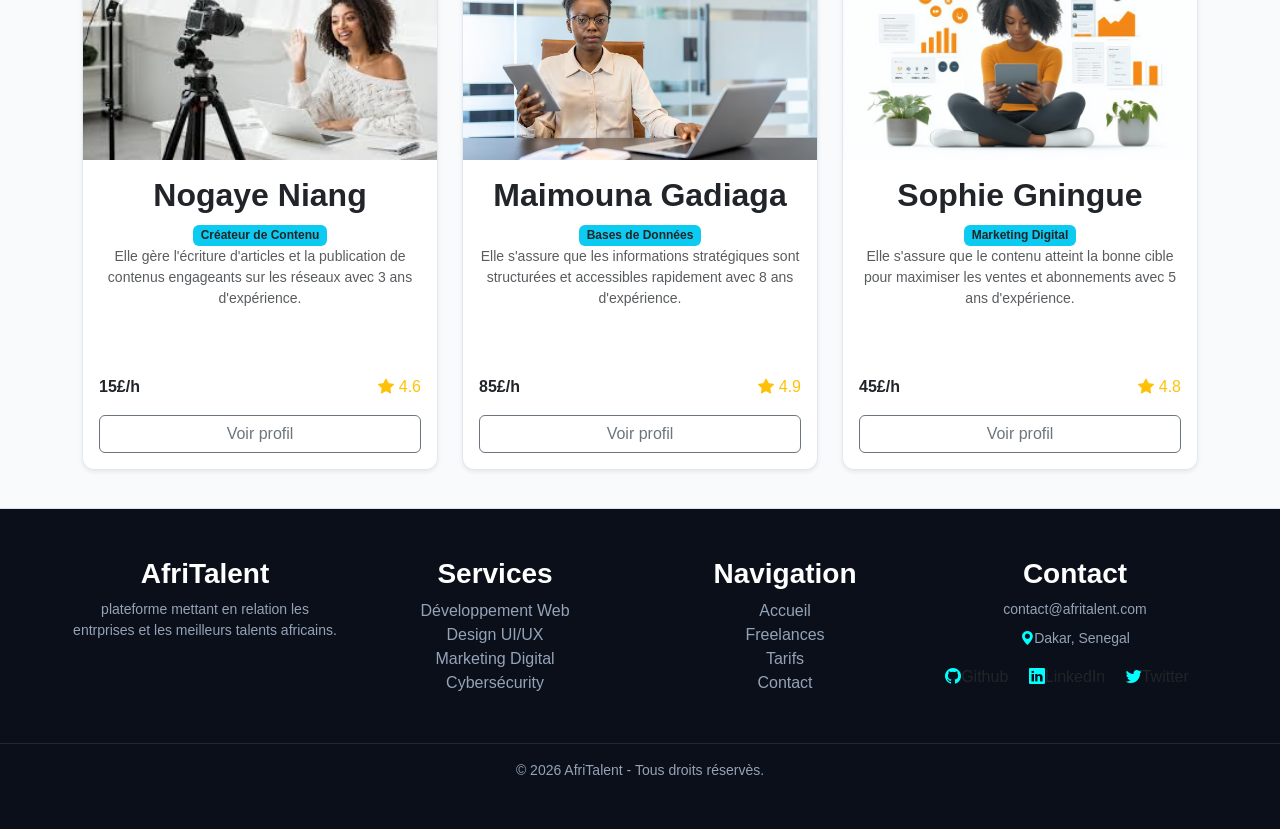
<file: freelances.html>
<!DOCTYPE html>
<html lang="fr">
<head>
    <meta charset="UTF-8">
    <meta name="viewport" content="width=device-width, initial-scale=1.0">
    <title>AfriTalent — Freelances</title>
    <!-- Bootstrap 5 via CDN : feuille de style -->
    <link href="https://cdn.jsdelivr.net/npm/bootstrap@5.3.0/dist/css/bootstrap.min.css" rel="stylesheet">
    <link rel="stylesheet" href="https://cdn.jsdelivr.net/npm/bootstrap-icons@1.13.1/font/bootstrap-icons.min.css">
    <!-- Votre feuille de style personnelle -->
    <link rel="stylesheet" href="css/style.css">
</head>
<body>
    <!--Navbar principale-->
    <!-- Bootstrap 5 via CDN : script JavaScript -->
    <nav class="navbar navbar-expand-lg navbar-light bg-white border-bottom shadow-sm fixed-top" id="mainNavbar">
        <div class="container flex-nowrap">
            <a class="navbar-brand" href="index.html"><img src="images/logo.png" alt="logo-AfriTalent" height="50" width="150" class="d-inline-block align-text-top" ></a>
            <button id="theme-toggle-mobile" class="btn btn-link text-dark p-2 d-inline-flex d-lg-none">
                <i class="bi bi-moon-fill"></i>
            </button>
            <button class="navbar-toggler" type="button"
                data-bs-toggle="collapse"
                data-bs-target="#navMenu"
                aria-controls="navMenu"
                aria-expanded="false" 
                aria-label="Toggle navigation">
                <span class="navbar-toggler-icon"></span>
            </button>
            <div class="collapse navbar-collapse" id="navMenu">
                <ul class="navbar-nav ms-auto mb-2 mb-lg-0 text-center text-lg-start align-items-center">
                    <li class="nav-item"><a class="nav-link  text-dark" href="index.html">Accueil</a></li>
                    <li class="nav-item"><a class="nav-link active text-dark" href="freelances.html">Freelances</a></li>
                    <li class="nav-item"><a class="nav-link text-dark" href="tarifs.html">Tarifs</a></li>
                    <li class="nav-item"><a class="nav-link text-dark" href="about.html">À propos</a></li>
                    <li class="nav-item"><a class="nav-link text-dark" href="contact.html">Contact</a></li>
                </ul>
                <div class="d-none d-lg-block me-3">
                    <button id="theme-toggle-desktop" class="btn btn-outline-dark">
                        <i class="bi bi-moon-fill"></i>
                    </button>
                </div>
                <div class="text-center text-lg-start ps-lg-3 mt-2 mt-lg-0">
                    <a class="btn btn-primary text-light w-100 w-lg-auto" href="contact.html" role="button">Rejoindre AfriTalent</a>
                </div>
            </div>
        </div>
    </nav>

    <!--Contenu principale-->
    <main style="margin-top: 110px;">
       <!--Section freelances avec les cartes bien disposés--> 
        <section class="freelances py-4">
            <div class="container text-center mb-5">
                <h1 class="display-4 fw-bold">Nos Freelances</h1>
                <p class="lead text-muted mx-auto" style="max-width: 800px;">
                    Découvrez les meilleurs talents africains dans différents domaines du numérique.
                    Prêts à vous accompagner dans la réussite de vos projets.
                </p>
            </div>

            <div class="container mb-5">
                <div class="row justify-content-center">
                    <div class="col-md-6 col-lg-4">
                        <div class="form-floating shadow-sm">
                            <select class="form-select" id="floatingSelectGrid">
                                <option value="all" selected>Toutes les catégories</option>
                                <option value="dev">Développement Web</option>
                                <option value="design">Designs Graphics</option>
                                <option value="data">Data Science & IA</option>
                                <option value="cyber">Cybersécurity</option>
                                <option value="reseau">Réseau & Système</option>
                                <option value="genie">Génie Logiciel</option>
                                <option value="creat">Créateurs de contenus</option>
                                <option value="bases">Bases de Données</option>
                                <option value="marke">Marketing Digital</option>
                            </select>
                            <label for="floatingSelectGrid">Choisissez une catégorie</label>
                        </div>
                    </div>
                </div>
            </div>

            <div class="container">
                <div class="row row-cols-1 row-cols-md-2 row-cols-lg-3 g-4">
                    
                    <div class="col freelance-card" data-category="dev">
                        <div class="card h-100 shadow-sm">
                            <img src="images/web.webp" class="card-img-top" alt="image-dev-web" style="height: 200px; object-fit: cover;">
                            <div class="card-body text-center d-flex flex-column justify-content-between">
                                <div>
                                    <h2 class="card-title fw-bold">Lorse Fall</h2>
                                    <p class="badge bg-info text-dark">Développeur Web</p>
                                    <p class="card-text text-muted small">Expert en HTML, CSS, JavaScript... avec 10 ans d'expérience.</p>
                                </div>
                                <div>
                                    <div class="d-flex justify-content-between align-items-center mt-3">
                                        <span class="fw-bold">50£/h</span>
                                        <span class="text-warning"><i class="bi bi-star-fill"></i> 4.9</span>
                                    </div>
                                    <a class="btn btn-outline-secondary w-100 mt-3" href="#" role="button">Voir profil</a>
                                </div>
                            </div>
                        </div>
                    </div>

                    <div class="col freelance-card" data-category="design">
                        <div class="card h-100 shadow-sm">
                            <img src="images/design-graphics.webp" class="card-img-top" alt="image-design-graphics" style="height: 200px; object-fit: cover;">
                            <div class="card-body text-center d-flex flex-column justify-content-between">
                                <div>
                                    <h2 class="card-title fw-bold">Aida Sy</h2>
                                    <p class="badge bg-info text-dark">Designeur graphique</p>
                                    <p class="card-text text-muted small">Création d'interfaces modernes et centrées utilisateurs avec 3 ans d'expérience.</p>
                                </div>
                                <div>
                                    <div class="d-flex justify-content-between align-items-center mt-3">
                                        <span class="fw-bold">55£/h</span>
                                        <span class="text-warning"><i class="bi bi-star-fill"></i> 4.7</span>
                                    </div>
                                    <a class="btn btn-outline-secondary w-100 mt-3" href="#" role="button">Voir profil</a>
                                </div>
                            </div>
                        </div>
                    </div>

                    <div class="col freelance-card" data-category="data">
                        <div class="card h-100 shadow-sm">
                            <img src="images/data-science.jpg" class="card-img-top" alt="image-data" style="height: 200px; object-fit: cover;">
                            <div class="card-body text-center d-flex flex-column justify-content-between">
                                <div>
                                    <h2 class="card-title fw-bold">Cheikh Mbaye</h2>
                                    <p class="badge bg-info text-dark">Data Scientist & IA</p>
                                    <p class="card-text text-muted small">Expert en Analyse de données et Statistique avec 7 ans d'expérience.</p>
                                </div>
                                <div>
                                    <div class="d-flex justify-content-between align-items-center mt-3">
                                        <span class="fw-bold">100£/h</span>
                                        <span class="text-warning"><i class="bi bi-star-fill"></i> 5.0</span>
                                    </div>
                                    <a class="btn btn-outline-secondary w-100 mt-3" href="#" role="button">Voir profil</a>
                                </div>
                            </div>
                        </div>
                    </div>

                    <div class="col freelance-card" data-category="cyber">
                        <div class="card h-100 shadow-sm">
                            <img src="images/cybersec.jfif" class="card-img-top" alt="image-dev-cybersecurity" style="height: 200px; object-fit: cover;">
                            <div class="card-body text-center d-flex flex-column justify-content-between">
                                <div>
                                    <h2 class="card-title fw-bold">Ameth Ndiaye</h2>
                                    <p class="badge bg-info text-dark">Cybersécurité</p>
                                    <p class="card-text text-muted small">Expert sur les réseaux et les données contre les attaques numériques avec 5 ans d'expérience.</p>
                                </div>
                                <div>
                                    <div class="d-flex justify-content-between align-items-center mt-3">
                                        <span class="fw-bold">150£/h</span>
                                        <span class="text-warning"><i class="bi bi-star-fill"></i> 4.9</span>
                                    </div>
                                    <a class="btn btn-outline-secondary w-100 mt-3" href="#" role="button">Voir profil</a>
                                </div>
                            </div>
                        </div>
                    </div>

                    <div class="col freelance-card" data-category="reseau">
                        <div class="card h-100 shadow-sm">
                            <img src="images/reseau-system.avif" class="card-img-top" alt="image-Reseau-System" style="height: 200px; object-fit: cover;">
                            <div class="card-body text-center d-flex flex-column justify-content-between">
                                <div>
                                    <h2 class="card-title fw-bold">Talla Diouf</h2>
                                    <p class="badge bg-info text-dark">Réseau & Système</p>
                                    <p class="card-text text-muted small">Il s'occupe de la communication, l'installation des serveurs et la maintenance du parc avec 8 ans d'expérience.</p>
                                </div>
                                <div>
                                    <div class="d-flex justify-content-between align-items-center mt-3">
                                        <span class="fw-bold">40£/h</span>
                                        <span class="text-warning"><i class="bi bi-star-fill"></i> 4.8</span>
                                    </div>
                                    <a class="btn btn-outline-secondary w-100 mt-3" href="#" role="button">Voir profil</a>
                                </div>
                            </div>
                        </div>
                    </div>

                    <div class="col freelance-card" data-category="genie">
                        <div class="card h-100 shadow-sm">
                            <img src="images/logiciel.webp" class="card-img-top" alt="image-logiciel" style="height: 200px; object-fit: cover;">
                            <div class="card-body text-center d-flex flex-column justify-content-between">
                                <div>
                                    <h2 class="card-title fw-bold">Demba Sarr</h2>
                                    <p class="badge bg-info text-dark">Génie Logiciel</p>
                                    <p class="card-text text-muted small">Il applique des méthodes rigoureuses pour concevoir et maintenir des logiciels complexes avec 9 ans d'expérience.</p>
                                </div>
                                <div>
                                    <div class="d-flex justify-content-between align-items-center mt-3">
                                        <span class="fw-bold">120£/h</span>
                                        <span class="text-warning"><i class="bi bi-star-fill"></i> 4.9</span>
                                    </div>
                                    <a class="btn btn-outline-secondary w-100 mt-3" href="#" role="button">Voir profil</a>
                                </div>
                            </div>
                        </div>
                    </div>

                    <div class="col freelance-card" data-category="creat">
                        <div class="card h-100 shadow-sm">
                            <img src="images/createur-contenu.jfif" class="card-img-top" alt="créateurs-contenus" style="height: 200px; object-fit: cover;">
                            <div class="card-body text-center d-flex flex-column justify-content-between">
                                <div>
                                    <h2 class="card-title fw-bold">Nogaye Niang</h2>
                                    <p class="badge bg-info text-dark">Créateur de Contenu</p>
                                    <p class="card-text text-muted small">Elle gère l'écriture d'articles et la publication de contenus engageants sur les réseaux avec 3 ans d'expérience.</p>
                                </div>
                                <div>
                                    <div class="d-flex justify-content-between align-items-center mt-3">
                                        <span class="fw-bold">15£/h</span>
                                        <span class="text-warning"><i class="bi bi-star-fill"></i> 4.6</span>
                                    </div>
                                    <a class="btn btn-outline-secondary w-100 mt-3" href="#" role="button">Voir profil</a>
                                </div>
                            </div>
                        </div>
                    </div>

                    <div class="col freelance-card" data-category="bases">
                        <div class="card h-100 shadow-sm">
                            <img src="images/bases.avif" class="card-img-top" alt="image-bases-données" style="height: 200px; object-fit: cover;">
                            <div class="card-body text-center d-flex flex-column justify-content-between">
                                <div>
                                    <h2 class="card-title fw-bold">Maimouna Gadiaga</h2>
                                    <p class="badge bg-info text-dark">Bases de Données</p>
                                    <p class="card-text text-muted small">Elle s'assure que les informations stratégiques sont structurées et accessibles rapidement avec 8 ans d'expérience.</p>
                                </div>
                                <div>
                                    <div class="d-flex justify-content-between align-items-center mt-3">
                                        <span class="fw-bold">85£/h</span>
                                        <span class="text-warning"><i class="bi bi-star-fill"></i> 4.9</span>
                                    </div>
                                    <a class="btn btn-outline-secondary w-100 mt-3" href="#" role="button">Voir profil</a>
                                </div>
                            </div>
                        </div>
                    </div>

                    <div class="col freelance-card" data-category="marke">
                        <div class="card h-100 shadow-sm">
                            <img src="images/marketing.jpg" class="card-img-top" alt="image-marketing-digital" style="height: 200px; object-fit: cover;">
                            <div class="card-body text-center d-flex flex-column justify-content-between">
                                <div>
                                    <h2 class="card-title fw-bold">Sophie Gningue</h2>
                                    <p class="badge bg-info text-dark">Marketing Digital</p>
                                    <p class="card-text text-muted small">Elle s'assure que le contenu atteint la bonne cible pour maximiser les ventes et abonnements avec 5 ans d'expérience.</p>
                                </div>
                                <div>
                                    <div class="d-flex justify-content-between align-items-center mt-3">
                                        <span class="fw-bold">45£/h</span>
                                        <span class="text-warning"><i class="bi bi-star-fill"></i> 4.8</span>
                                    </div>
                                    <a class="btn btn-outline-secondary w-100 mt-3" href="#" role="button">Voir profil</a>
                                </div>
                            </div>
                        </div>
                    </div>

                </div>
            </div>
        </section>
    </main>
   
    <!--Pied de page-->
    <footer class="bg-light text-dark py-5 border-top site-footer">
        <div class="footer-container">
            <div class="row">
                <div class="col-md-6 col-lg-3 mb-4 mb-md-0 text-md-center">
                    <h3 class="fw-bold">AfriTalent</h3>
                    <p class="text-muted small">
                        plateforme mettant en relation les entrprises et les meilleurs talents africains.</p><br>
                </div>
                <div class="col-md-6 col-lg-3 mb-4 mb-md-0 text-md-center">
                    <h3 class="fw-bold">Services</h3>
                    <ul class="list-unstyled">
                        <li><a href="#" class="text-decoration-none text-muted">Développement Web</a></li>
                        <li><a href="#" class="text-decoration-none text-muted">Design UI/UX</a></li>
                        <li><a href="#" class="text-decoration-none text-muted">Marketing Digital</a></li>
                        <li><a href="#" class="text-decoration-none text-muted">Cybersécurity</a></li>
                    </ul>
                </div>
                <div class="col-md-6 col-lg-3 mb-4 mb-md-0 text-md-center footer-column">
                    <h3 class="fw-bold">Navigation</h3>
                    <ul class="list-unstyled">
                        <li><a href="#" class="text-decoration-none text-muted">Accueil</a></li>
                        <li><a href="#" class="text-decoration-none text-muted">Freelances</a></li>
                        <li><a href="#" class="text-decoration-none text-muted">Tarifs</a></li>
                        <li><a href="#" class="text-decoration-none text-muted">Contact</a></li>
                    </ul>
                </div>
                <div class="col-md-6 col-lg-3 mb-4 mb-md-0 text-md-center">
                    <h3 class="fw-bold">Contact</h3>
                    <p class="text-muted small mb-2">
                        <i class="bi bi-enveloppe-fill"></i>contact@afritalent.com
                    </p>
                    <p class="text-muted small">
                        <i class="bi bi-geo-alt-fill"></i>Dakar, Senegal
                    </p>
                    <div class="soial-link">
                        <a href="#" class="me-3 text-decoration-none text-dark"><i class="bi bi-github"></i>Github</a>
                        <a href="#" class="me-3 text-decoration-none text-dark"><i class="bi bi-linkedin"></i>LinkedIn</a>
                        <a href="#" class="me-3 text-decoration-none text-dark"><i class="bi bi-twitter"></i>Twitter</a>
                    </div>
                </div>
            </div>
        </div>
        <div class="footer-bottom">
            <p class="text-muted small mb-0">&copy; 2026 AfriTalent - Tous droits réservès.</p>
        </div>
    </footer>
    <button id="backToTop" class="btn btn-primary">
        <i class="bi bi-arrow-up"></i>
    </button>
    <script src="https://cdn.jsdelivr.net/npm/bootstrap@5.3.0/dist/js/bootstrap.bundle.min.js"></script>
    <!-- Votre script JavaScript -->
    <script src="js/main.js"></script>
 </body>
 </html>
</file>
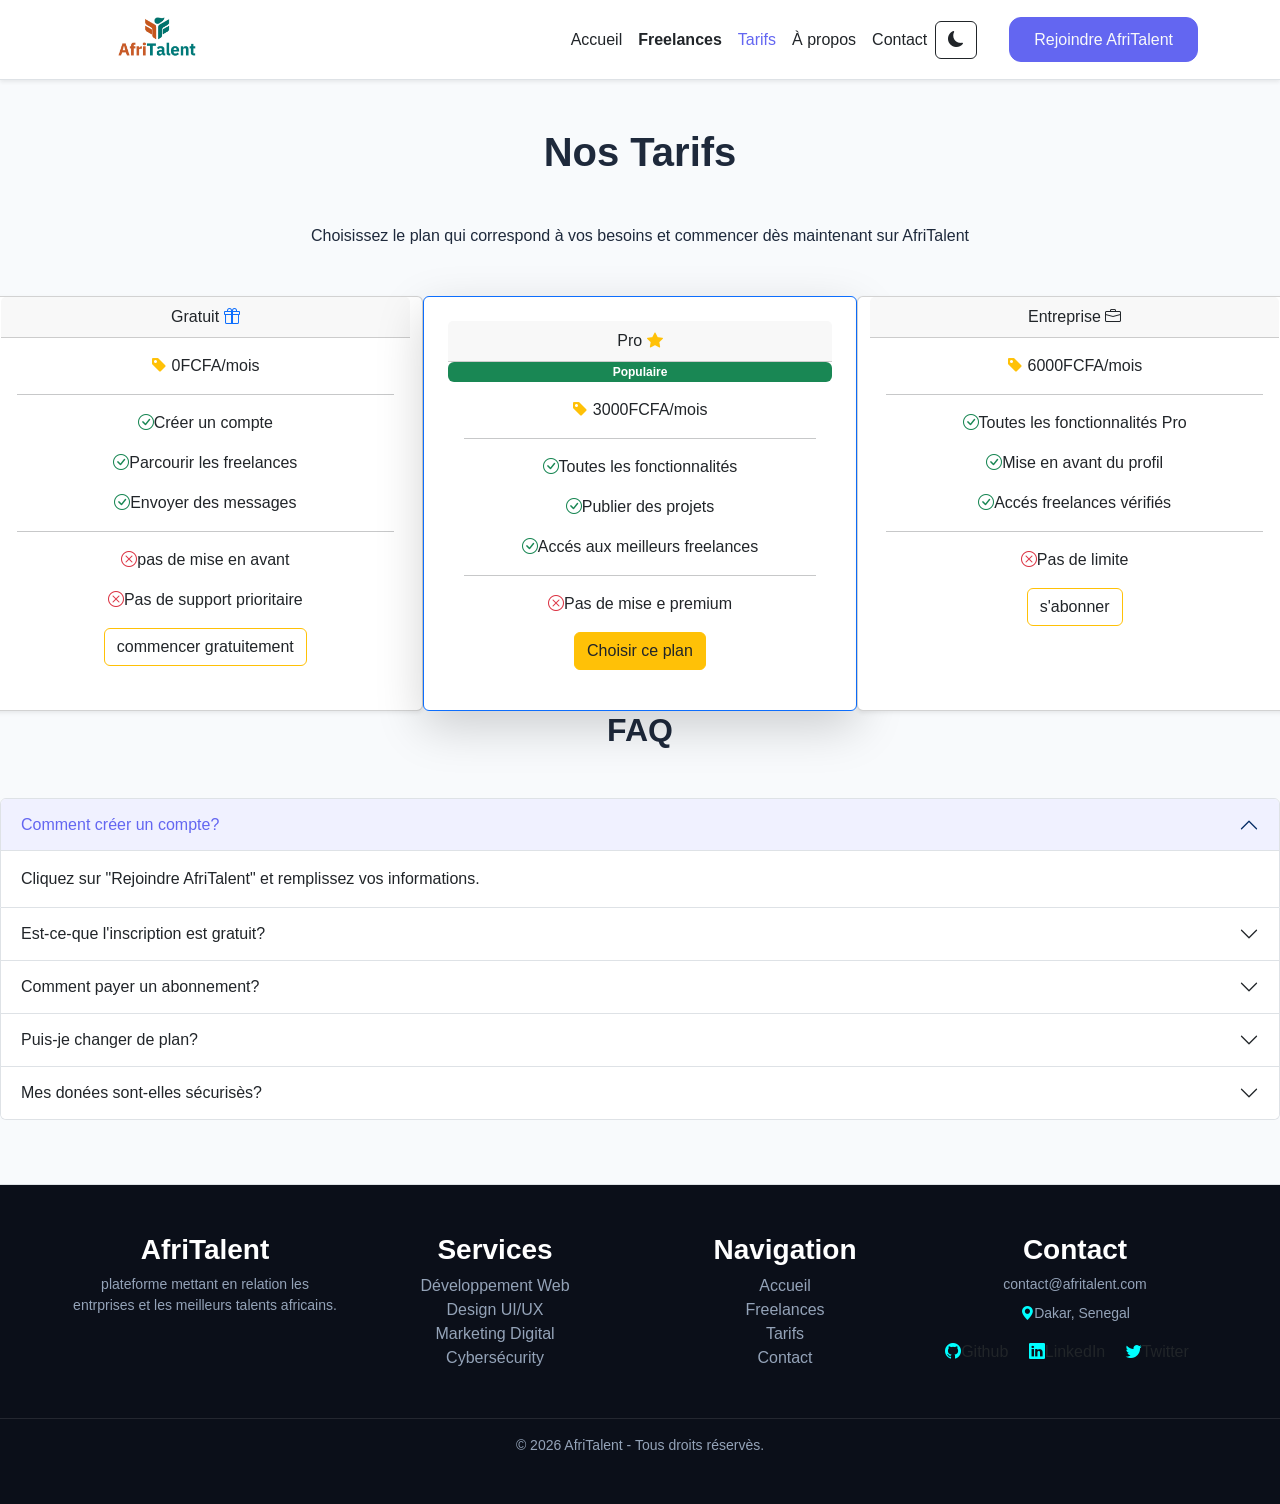
<file: tarifs.html>
<!DOCTYPE html>
<html lang="fr">
<head>
    <meta charset="UTF-8">
    <meta name="viewport" content="width=device-width, initial-scale=1.0">
    <title>AfriTalent — Tarifs</title>
    <!-- Bootstrap 5 via CDN : feuille de style -->
    <link href="https://cdn.jsdelivr.net/npm/bootstrap@5.3.0/dist/css/bootstrap.min.css" rel="stylesheet">
    <link rel="stylesheet" href="https://cdn.jsdelivr.net/npm/bootstrap-icons@1.13.1/font/bootstrap-icons.min.css">
    <!-- Votre feuille de style personnelle -->
    <link rel="stylesheet" href="css/style.css">
</head>
<body>
        <!--Navbar principale-->
        <nav class="navbar navbar-expand-lg navbar-light bg-white border-bottom shadow-sm fixed-top" id="mainNavbar">
        <div class="container flex-nowrap">
            <a class="navbar-brand" href="index.html"><img src="images/logo.png" alt="logo-AfriTalent" height="50" width="150" class="d-inline-block align-text-top" ></a>
            <button id="theme-toggle-mobile" class="btn btn-link text-dark p-2 d-inline-flex d-lg-none">
                <i class="bi bi-moon-fill"></i>
            </button>
            <button class="navbar-toggler" type="button"
                data-bs-toggle="collapse"
                data-bs-target="#navMenu"
                aria-controls="navMenu"
                aria-expanded="false"
                aria-label="Toggle navigation">
                <span class="navbar-toggler-icon"></span>
            </button>
            <div class="collapse navbar-collapse" id="navMenu">
                <ul class="navbar-nav ms-auto mb-2 mb-lg-0 text-center text-lg-start align-items-center">
                    <li class="nav-item"><a class="nav-link text-dark" href="index.html">Accueil</a></li>
                    <li class="nav-item"><a class="nav-link text-dark fw-semibold" href="freelances.html">Freelances</a></li>
                    <li class="nav-item"><a class="nav-link active text-dark" href="tarifs.html">Tarifs</a></li>
                    <li class="nav-item"><a class="nav-link text-dark" href="about.html">À propos</a></li>
                    <li class="nav-item"><a class="nav-link text-dark" href="contact.html">Contact</a></li>
                </ul>
                <div class="d-none d-lg-block me-3">
                    <button id="theme-toggle-desktop" class="btn btn-outline-dark">
                        <i class="bi bi-moon-fill"></i>
                    </button>
                </div>
                <div class="text-center text-lg-start ps-lg-3 mt-2 mt-lg-0">
                    <a class="btn btn-primary text-light w-100 w-lg-auto" href="contact.html" role="button">Rejoindre AfriTalent</a>
                </div>
            </div>
        </div>
    </nav>
    <!--Section Tarifs-->
    <section class="mt-5 tarifs">
        <h1 class="text-center mb-5">Nos Tarifs</h1>
        <p class="text-center mb-5">Choisissez le plan qui correspond à vos besoins et commencer dès maintenant sur AfriTalent</p>
        <div class="row row-cols-1 row-cols-md-3 g-4">
            <div class="card shadow-sm">
                <div class="card-header text-center">Gratuit <i class="bi bi-gift text-primary"></i></div>
                <div class="card-body text-center">
                    <p class="card-text"><i class="bi bi-tag-fill text-warning"></i> 0FCFA/mois</p>
                    <hr>
                    <p class="card-text"><i class="bi bi-check-circle text-success"></i>Créer un compte</p>
                    <p class="card-text"><i class="bi bi-check-circle text-success"></i>Parcourir les freelances</p>
                    <p class="card-text"><i class="bi bi-check-circle text-success"></i>Envoyer des messages</p>
                    <hr>
                    <p class="card-text"><i class="bi bi-x-circle text-danger"></i>pas de mise en avant</p>
                    <p class="card-text"><i class="bi bi-x-circle text-danger"></i>Pas de support prioritaire</p>
                    <a class="btn btn-outline-warning text-dark btn-center" href="#">commencer gratuitement</a>
                </div>
            </div>
            <div class="card border border-primary shadow-lg p-4">
                <div class="card-header text-center">Pro <i class="bi bi-star-fill text-warning"></i></div>
                <span class="badge bg-success">Populaire</span>
                <div class="card-body text-center">
                    <p class="card-text"><i class="bi bi-tag-fill text-warning"></i> 3000FCFA/mois</p>
                    <hr>
                    <p class="card-text"><i class="bi bi-check-circle text-success"></i>Toutes les fonctionnalités</p>
                    <p class="card-text"><i class="bi bi-check-circle text-success"></i>Publier des projets</p>
                    <p class="card-text"><i class="bi bi-check-circle text-success"></i>Accés aux meilleurs freelances</p>
                    <hr>
                    <p class="card-text"><i class="bi bi-x-circle text-danger"></i>Pas de mise e premium</p>
                    <a class="btn btn-warning text-dark btn-center" href="#">Choisir ce plan</a>
                </div>
            </div>
            <div class="card shadow-sm">
                <div class="card-header text-center">Entreprise <i class="bi bi-briefcase text-brown"></i></div>
                <div class="card-body text-center">
                    <p class="card-text"><i class="bi bi-tag-fill text-warning"></i> 6000FCFA/mois</p>
                    <hr>
                    <p class="card-text"><i class="bi bi-check-circle text-success"></i>Toutes les fonctionnalités Pro</p>
                    <p class="card-text"><i class="bi bi-check-circle text-success"></i>Mise en avant du profil</p>
                    <p class="card-text"><i class="bi bi-check-circle text-success"></i>Accés freelances vérifiés</p>
                    <hr>
                    <p class="card-text"><i class="bi bi-x-circle text-danger"></i>Pas de limite</p>
                    <a class="btn btn-outline-warning text-dark btn-center" href="#">s'abonner</a>
                </div>
            </div>
        </div>
    </section>
    <!--Accordion-->
    <section>
        <h2 class="text-center mb-5">FAQ</h2>
        <div class="accordion" id="accordionExample">
            <div class="accordion-item">
                <h2 class="accordion-header">
                    <button class="accordion-button" type="button" data-bs-toggle="collapse" data-bs-target="#collapseOne" aria-expanded="true" aria-controls="collapseOne">
                        Comment créer un compte?
                    </button>
                </h2>
                <div id="collapseOne" class="accordion-collapse collapse show" data-bs-parent="#accordionExample">
                    <div class="accordion-body">
                        Cliquez sur "Rejoindre AfriTalent" et remplissez vos informations.
                    </div>   
                </div>
            </div>
            <div class="accordion-item">
                <h2 class="accordion-header">
                    <button class="accordion-button collapsed" type="button" data-bs-toggle="collapse" data-bs-target="#collapseTwo" aria-expanded="false" aria-controls="collapseTwo">
                        Est-ce-que l'inscription est gratuit? 
                    </button>
                </h2>
                <div id="collapseTwo" class="accordion-collapse collapse" data-bs-parent="#accordionExample">
                    <div class="accordion-body">
                        Oui, le plan Gratuit est accessible sans paiement.
                    </div>
                </div>
            </div>
             <div class="accordion-item">
                <h2 class="accordion-header">
                    <button class="accordion-button collapsed" type="button" data-bs-toggle="collapse" data-bs-target="#collapseThree" aria-expanded="false" aria-controls="collapseThree">
                        Comment payer un abonnement? 
                    </button>
                </h2>
                <div id="collapseThree" class="accordion-collapse collapse" data-bs-parent="#accordionExample">
                    <div class="accordion-body">
                        Vous pouvez payer via mobile money ou si possible un carte bancaire.
                    </div>
                </div>
            </div>
            <div class="accordion-item">
                <h2 class="accordion-header">
                    <button class="accordion-button collapsed" type="button" data-bs-toggle="collapse" data-bs-target="#collapseFour" aria-expanded="false" aria-controls="collapseFour">
                        Puis-je changer de plan?
                    </button>
                </h2>
                <div id="collapseFour" class="accordion-collapse collapse" data-bs-parent="#accordionExample">
                    <div class="accordion-body">
                        Oui, vous pouvez modifier votre plan à tout moment.
                    </div>
                </div>
            </div>
            <div class="accordion-item">
                <h2 class="accordion-header">
                    <button class="accordion-button collapsed" type="button" data-bs-toggle="collapse" data-bs-target="#collapseFive" aria-expanded="false" aria-controls="collapseFive">
                        Mes donées sont-elles sécurisès?
                    </button>
                </h2>
                <div id="collapseFive" class="accordion-collapse collapse" data-bs-parent="#accordionExample">
                    <div class="accordion-body">
                        Oui, Nous utilisons des systémes de sécurité pour protéger vos informations.
                    </div>
                </div>
            </div>
        </div>
    </section>
    <!--Pied de page-->
    <footer class="bg-light text-dark py-5 border-top site-footer">
        <div class="footer-container">
            <div class="row">
                <div class="col-md-6 col-lg-3 mb-4 mb-md-0 text-md-center">
                    <h3 class="fw-bold">AfriTalent</h3>
                    <p class="text-muted small">
                        plateforme mettant en relation les entrprises et les meilleurs talents africains.</p><br>
                </div>
                <div class="col-md-6 col-lg-3 mb-4 mb-md-0 text-md-center">
                    <h3 class="fw-bold">Services</h3>
                    <ul class="list-unstyled">
                        <li><a href="#" class="text-decoration-none text-muted">Développement Web</a></li>
                        <li><a href="#" class="text-decoration-none text-muted">Design UI/UX</a></li>
                        <li><a href="#" class="text-decoration-none text-muted">Marketing Digital</a></li>
                        <li><a href="#" class="text-decoration-none text-muted">Cybersécurity</a></li>
                    </ul>
                </div>
                <div class="col-md-6 col-lg-3 mb-4 mb-md-0 text-md-center footer-column">
                    <h3 class="fw-bold">Navigation</h3>
                    <ul class="list-unstyled">
                        <li><a href="#" class="text-decoration-none text-muted">Accueil</a></li>
                        <li><a href="#" class="text-decoration-none text-muted">Freelances</a></li>
                        <li><a href="#" class="text-decoration-none text-muted">Tarifs</a></li>
                        <li><a href="#" class="text-decoration-none text-muted">Contact</a></li>
                    </ul>
                </div>
                <div class="col-md-6 col-lg-3 mb-4 mb-md-0 text-md-center">
                    <h3 class="fw-bold">Contact</h3>
                    <p class="text-muted small mb-2">
                        <i class="bi bi-enveloppe-fill"></i>contact@afritalent.com
                    </p>
                    <p class="text-muted small">
                        <i class="bi bi-geo-alt-fill"></i>Dakar, Senegal
                    </p>
                    <div class="soial-link">
                        <a href="#" class="me-3 text-decoration-none text-dark"><i class="bi bi-github"></i>Github</a>
                        <a href="#" class="me-3 text-decoration-none text-dark"><i class="bi bi-linkedin"></i>LinkedIn</a>
                        <a href="#" class="me-3 text-decoration-none text-dark"><i class="bi bi-twitter"></i>Twitter</a>
                    </div>
                </div>
            </div>
        </div>
        <div class="footer-bottom">
            <p class="text-muted small mb-0">&copy; 2026 AfriTalent - Tous droits réservès.</p>
        </div>
    </footer>
    <button id="backToTop" class="btn btn-primary">
        <i class="bi bi-arrow-up"></i>
    </button>
    <script src="https://cdn.jsdelivr.net/npm/bootstrap@5.3.0/dist/js/bootstrap.bundle.min.js"></script>
    <!-- Votre script JavaScript -->
    <script src="js/main.js"></script>
 </body>
 </html>
</file>
<file: css/style.css>
@import url('https://fonts.googleapis.com/css2?family=Arimo&display=swap');
@import url('https://fonts.googleapis.com/css2?family=Lora&display=swap');
:root{
    /*palette de couleurs*/
    --primary-color: #6366f1;
    --accent-yellow: #facc15;
    --bg-light: #f8fafc;
    --white: #ffffff;
    --text-main: #1e293b;
    --text-muted: #64748b;
    --bg-card: #ffffff;
    /*typographies*/
    --font-title: 'Syne', sans-serif;
    --font-body: 'Inter', sans-serif;
    /*espacement standarisés*/
    --space-xs: 0.5rem;
    --space-sm: 1rem;
    --space-md: 2rem;
    --space-lg:4rem;
    /*arrondis et ombres*/
    --radius-md: 12px;
    --radius-lg: 20px;
    --shadow-subtle: 0 10px 30px rgba(15, 23, 42, 0.04);
    --transition-smooth: all 0.3s ease;

}
*{
    box-sizing: border-box;
    margin: 0;
    padding: 0;
}
html{
    scroll-behavior: smooth;
}
body{
    font-family: var(--font-body);
    background-color: var(--bg-light);
    color: var(--text-main);
    padding-top: 80px; /*evite que la navbar cache le haut*/
    overflow-x: hidden;
}
h1, h2, h3, h4, h5, h6, .navbar-brand {
    font-family: var(--font-title);
    font-weight: 700;
}
a{
    transition: var(--transition-smooth);
}
/*bouton bootstrap par defaut */
.btn-primary{
    background-color: var(--primary-color)!important;
    border-color: var(--primary-color)!important;
    font-family: var(--font-body);
    font-weight: 500;
    padding: 0.6rem 1.5rem;
    border-radius: var(--radius-md)!important;
    transition: var(--transition-smooth)!important;
}
.btn-primary:hover{
    background-color: #4f46e5!important;
    border-color: #4f46e5!important;
    transform: translateY(-2px);
}
.btn-outline-primary{
    color: var(--primary-color)!important;
    border-color: var(--primary-color)!important;
    font-family: var(--font-body);
    font-weight: 500;
    padding: 0.6rem 1.5rem;
    border-radius: var(--radius-md)!important;
    transition: var(--transition-smooth)!important;
}
.btn-outline-primary:hover{
    background-color: var(--primary-color)!important;
    color: white !important;
    transform: translateY(-2px);
}
.navbar{
    height: 80px;
    transition: var(--transition-smooth);
    background-color: var(--white);
    padding: 0.75rem 0;
}
#mainNavbar {
    transition: all 0.3s ease;
}
.navbar-brand img{
    object-fit: contain;
}
#mainNavbar .logo, #mainNavbar .nav-link{
    transition: all 0.3s ease;
}
.navbar-link{
    font-family: var(--font-body);
    font-weight: 500 !important;
    color: var(--text-muted) !important;
    margin: 0 var(--space-sm);
    position: relative;
    transition: var(--transition-smooth);
}
.nav-link:hover, .nav-link.active{
    color: var(--primary-color) !important;
}
/*Pied de page*/
.site-footer{
    background-color: #0b0f19 !important;
    color: white !important;
    margin-top: var(--space-lg);
    border-top: 1px solid #1e293b;
    padding: var(--space-lg) 0 var(--space-sm) 0;
}
.site-footer i{
    color: aqua !important;
}
.site-footer h5, .site-footer p {
    color: var(--white) !important;
}
.site-footer .text-muted{
    color: #94a3b8 !important;
}
.footer-container{
    max-width: 1200px;
    margin: 0 auto;
    padding: 0 var(--space-md);
}
.social-link a{
    display: inline-flex;
    align-items: center;
    gap: 0.5rem;
    margin: 0 var(--space-sm);
    color: #94a3b8;
    text-decoration: none;
    font-size: 0.95rem;
}
.social-link a:hover{
    color: var(--accent-yellow) !important;
}
.footer-bottom{
    text-align: center;
    padding-top: var(--space-sm);
    margin-top: var(--space-md);
    border-top: 1px solid rgba(255, 255, 255, 0.1);
}
/* 1. Page Accueil*/
/* Section HERO*/
#hero{
    min-height: 85vh;
    display: flex;
    align-items: center;
    background-color: #f8fafc !important;
    padding: var(--space-lg) 0;
}
#hero h1{
    font-size: 3.8rem;
    font-weight: 800;
    line-height: 1.15;
    letter-spacing: -0.02rem;
    margin-bottom: var(--space-sm);
    color: var(--text-main);
}
#hero h1 span.text-gradient {
    background: linear-gradient(135deg, var(--primary-color), #4f46e5);
    -webkit-background-clip: text;
    background-clip: text;
    -webkit-text-fill-color: transparent;
}
#hero p{
    font-size: 1.25rem;
    color: var(--text-muted);
    margin-bottom: var(--space-md);
    max-width: 600px;
}
/* Effet 3D incliné sur l'image*/
.hero-image-wrapper {
    position: relative;
    padding: 1rem;
}
#hero .btn{
    margin-right: var(--space-sm);
    margin-bottom: var(--space-sm);
    gap: var(--space-sm);
    flex-wrap: wrap;
}
.hero-banner-image{
    display: block;
    width: 100%;
    height: 450px;
    background-image: linear-gradient(rgba(15, 23, 42, 0.1), rgba(15, 23, 42, 0.2)), url(../images/plan.png);
    background-repeat: no-repeat;
    background-position: center;
    background-size: cover;
    border-radius: var(--radius-lg) ;
    box-shadow: 0 30px 60px rgba(15, 23, 42, 0.15);
    transform: perspective(1000px) rotateY(-7px) rotateX(4px);
    transition: var(--transition-smooth);
}
/* L'image se remet droit en douceur quand on passe dessus*/
.hero-banner-image:hover {
    transform: perspective(1000px) rotateY(0deg) rotateX(0deg) scale(1.02);
}
/* grille css*/
.bento-grid {
    display: grid;
    grid-template-columns: repeat(3, 1fr); /* créer 3 colonnes de largeur égale*/
    grid-auto-rows: 240px; /* fixe la hauteur de base d'une ligne à 240px*/
    gap: 1.5rem; /*Espace entre les cases*/
}
.bento-item {
    background-color: var(--white);
    border: 1px solid #e2e8f0;
    border-radius: var(--radius-lg);
    padding: 2rem;
    display: flex;
    flex-direction: column;
    justify-content: flex-end;
    box-shadow: var(--shadow-subtle);
    transition: var(--transition-smooth);
    position: relative;
    overflow: hidden;
}
/* placement des grandes cases*/
.bento-large {
    grid-column: span 2; 
    background: linear-gradient(135deg, var(--primary-color) 0%, #4f46e5 1000%);
    color: var(--white);
}
.bento-large h3 {
    color: var(--white) !important;
    font-size: 1.8rem;
}
.bento-tall {
    grid-row: span 2;
    background-color: #f5f3ff;
    justify-content: space-between;
}
.bento-badge {
    align-self: flex-start;
    background-color: rgba(99, 102, 241, 0.1);
    color: var(--primary-color);
    padding: 0.4rem 0.8rem;
    border-radius: 50px;
    font-size: 0.85rem;
    font-weight: 600;
    margin-bottom: 1rem;
}
.bento-large .bento-badge {
    background-color: rgba(255, 255, 255, 0.2);
    color: var(--white);
}
.bento-icon {
    font-size: 3.5rem;
    color: var(--primary-color);
    opacity: 0.7;
    align-self: flex-end;
}
.bento-item:hover {
    transform: translateY(-8px);
    box-shadow: 0 20px 40px rgba(15, 23, 42, 0.08);
    border-color: rgba(99, 102, 241, 0.2);
}

#Services h2, #statistiques h2, #temoignages h2{
    text-align: center;
    margin-bottom: var(--space-lg);
    font-size: 2.25rem;
    position: relative;
}
#Services .conteneur-expertise {
    background-color: #f8f9fa;
    gap: 30px !important;
    padding: 20px !important;
}
#Services .mon-expert-card{
    flex: 1 !important;
    min-width: 280px !important;
    max-width: 340px !important;
    background-color: #e3edf7;
    padding: 25px;
    border-radius: var(--radius-lg);
    box-shadow: var(--shadow-subtle);
    border: 1px solid rgba(0, 0, 0, 0.01);
    margin-bottom: var(--space-sm);
    height: 100%;
    transition: transform 0.3s ease, box-shadow 0.3s ease;
}
#Services .mon-expert-card:hover{
    transform: translateY(-10px) scale(1.03) !important;
    box-shadow: 0 25px 50px rgba(99, 102, 241, 0.15) !important;
}
#Services img{
    margin-bottom: var(--space-sm);
    border-radius: var(--radius-md);
}
#Services h3{
    font-size: 1.35rem;
    margin-top: var(--space-sm);
    margin-bottom: var(--space-sm);
}
#Services p{
    color: var(--text-muted);
    font-size: 1rem;
    margin-bottom: 0;
}
/* Section statistique*/
#statistiques{
    background-color: white;
    color: #121212;
}
#statistiques .stats-grid{
    display: grid;
    grid-template-columns: repeat(3, 1fr);
    gap: 20px;
}
#statistiques .chiffres{
    background-color: #f1f5f9 !important;
    color: #121212 !important;
    padding: 20px;
    border: 1px solid #ddd;
    border-radius: 40px;
    text-align: center;
    font-family: var(--font-title);
    font-size: 2rem;
    font-weight: 700;
    box-shadow: #f5f3ff;
}
.chiffres h3 {
    font-size: 2.5rem;
    font-weight: 700;
    color: var(--primary-color);
}
/*Temoignages*/
#temoignages .blockquote{
    background-color: var(--bg-card);
    padding: var(--space-md);
    border-radius: var(--radius-lg);
    box-shadow: var(--shadow-subtle);
    border-left: 4px solid var(--primary-color);
    text-align: left;
    height: 100%;
}
#temoignages .blockquote p{
    font-size: 1rem;
    font-style: italic;
    color: var(--text-main);
    line-height: 1.6;
}
#temoignages .blockquote-footer{
    display: flex;
    align-items: center;
    gap: var(--space-sm);
    margin-top: var(--space-sm);
    font-size: 0.85rem;
}
#temoignages .blockquote-footer img{
    border-radius: 50px;
    object-fit: cover;
    width: 50px;
    height: 50px;
    border: 2px solid var(--primary-color);
}
#temoignages .bi-star-fill{
    color: #f59e0b;
    font-size: 0.9rem;
    display: block;
    margin-top: var(--space-xs);
}
/*Page Freelances*/
.freelances h1 {
    color: var(--text-main);
    margin-top: 1rem;
}
.freelances p{
    max-width: 700px;
    margin: 0 auto;
    color: var(--text-muted);
}
 .freelances .card {
    border-radius: var(--radius-md);
    border: 1px solid #e2e8f0;
    transition: var(--transition-smooth);
    margin-top: 50px;
}
.card:hover {
    transform: translateY(-10px) !important;
    box-shadow: 0 25px 50px rgba(99, 102, 241, 0.15) !important;
}
.freelances .card-img-top {
    height: 350px;
    object-fit: cover;
}
/* Tarifs*/
.accordion-button:not(.collapsed) {
    background-color: #f0f1ff;
    color: var(--primary-color);
}
.accordion-button:focus {
    border-color: var(--primary-color);
    box-shadow: 0 0 0 0.25rem rgba(99, 102, 241, 0.25);
}
/*Page About*/
.about-section {
    padding: 4rem 0;
}
.about-section h2 {
    color: var(--primary-color);
    margin-bottom: 1.5rem;
}
.about-section p {
    color: var(--text-muted);
    line-height: 1.8;
}.team-section {
    padding: 4rem 0;
}
.team-section .card {
    height: 100%;
    text-align: center;
}
.team-section .card-img-top {
    height: 250px;
    object-fit: cover²;
}
/* Page contact*/
.contact-section {
    padding: 4rem 0;
}
.contact-form, .contact-info {
    background: white;
    padding: 2rem;
    border-radius: var(--radius-lg);
    box-shadow: var(--shadow-subtle);
}
.contact-iframe {
    width: 100%;
    border-radius: var(--radius-lg);
}

/* Style pour mobile*/
@media (max-width: 767.8px) {
    body {
        padding-top: 80px;
    }
    main {
        margin-top: 20px !important;
    }
    .display-4 {
        font-size: 2.2rem !important;
    }
    h1 {
        font-size: 1.8rem !important;
    }
    #hero h1 {
        font-size: 2.3rem !important;
        line-height: 1.2;
    }
    .hero-banner-image {
        height: 300px;
        transform: none !important;
    }
    .bento-grid {
        grid-template-columns: 1fr !important;
        grid-auto-rows: auto !important;
        gap: 1rem;
    }
    .bento-large, .bento-tall {
        grid-column: span 1 !important;
        grid-row: span 1 !important;
    }
    .py-5, .about-section, .team-section, .contact-section {
        padding-top: 2.5rem !important;
        padding-bottom: 2.5rem !important;
    }
    .site-footer .row > div {
        text-align: center !important;
        margin-bottom: 2rem;
    }
    .social-link {
        justify-content: center;
        display: flex;
        gap: 15px;
        flex-wrap: wrap;
    }
    .social-link a {
        margin: 0;
    }
    .btn {
        padding: 10px 20px;
    }
}
/* Style pour Tablette*/
@media (min-width: 768px) and (max-width: 991.98px) {
    main {
        margin-top: 40px !important;
    }
    .display-4 {
        font-size: 3rem !important;
    }
    #hero h1 {
        font-size: 3rem !important;
    }
    .bento-grid {
        grid-template-columns: repeat(2, 1fr) !important;
        grid-auto-rows: 220px !important;
    }
    .row-cols-md-3 .col{
        flex: 0 0 50%;
        max-width: 50%;
    }
    .row-cols-md-3 {
        justify-content: center;
    }
}
@media (max-width: 768px){
    #statistiques .stats-grid{
        grid-template-columns:1fr !important;
    }
}
/* Style pour Desktop */
@media (min-width: 1200px) {
    main {
        margin-top: 50px !important;
    }
    .container {
        max-width: 1140px;
    }
}

/* Dark mode */
.dark-mode {
    background-color: #121212;
    color: white;
}
.dark-mode .logo {
    background-color:#121212 !important;
}
.dark-mode .navbar {
    background-color: #1e1e1e !important;
}
.dark-mode .navbar-link, .dark-mode .navbar-brand {
    color: white !important;
}
.dark-mode section, .dark-mode footer{
    background-color: #1e1e1e !important;
    color: white !important;
}
.dark-mode #hero {
    background-color: #121212 !important;
    color: white !important;
}
.dark-mode #Services, .dark-mode #Services .conteneur-expertise {
    background-color: #121212 !important;
    color: white !important;
}
.dark-mode #Services .mon-expert-card, .dark-mode #Services p{
    background-color: #6366f1 !important;
    color: white !important;
}
.dark-mode #statistiques {
    background-color: #121212 !important;
    color: white !important
}
.dark-mode #statistiques .chiffres {
   background-color: #1e293b !important;
   color: white !important;
   border-color: white !important;
}
.dark-mode .blockquote {
    background-color: #1e293b !important;
    color: white !important;
}
.dark-mode .blockquote p, .dark-mode .blockquote .blockquote-footer .d-block {
    color: white !important;
}
.navbar {
    transition: all 0.3s ease !important;
}
.navbar-scrolled {
    background-color: white !important;
    box-shadow: 0 4px 12px rgba(0, 0, 0, 0.15);
    padding-top: 5px;
    padding-bottom: 5px;
}
.dark-mode .text-dark {
    color: white !important;
}
.dark-mode .mon-expert-card, .dark-mode .bento-item {
    background-color: #222;
    color: white;
}
/* Dark mode page 2 */
.dark-mode .freelances .container h1{
    color: #64748b !important;
}
.dark-mode .freelances .container p{
    color: white !important;
}
.dark-mode select, .dark-mode .from-floating label{
    background-color: #64748b !important;
    color: white !important;
}
.dark-mode .freelances .card{
    background-color: #222 !important;
    color: white !important;
}
/* Dark mode page 3 */
.dark-mode .tarifs .card {
    background-color: #0b0f19 !important;
    color: #ddd !important;
}
.dark-mode .accordion .accordion-item{
    background-color: #64748b !important;
    color: #1e293b !important;
}
.dark-mode .accordion .accordion-item button{
    background-color: black !important;
    color: white !important;
}
/* Dark mode page 4 */
.dark-mode .about-section p, .dark-mode .about-section .lead{
    color: #f1f5f9 !important;
}
.dark-mode .mission .lead{
   color: #f1f5f9 !important; 
}
.dark-mode .team-section .card{
    background-color: #222 !important;
    color: #94a3b8 !important;
}
/* Dark mode page 5 */
.dark-mode .contact-text .lead{
    color: #94a3b8 !important;
}
.dark-mode .contact-section .contact-form{
    background-color: #1e293b !important;
    color: #e2e8f0 !important;
}
.dark-mode input, .dark-mode textarea{
    background-color: #64748b !important;
    color: white !important;
}
.dark-mode .coordonne .contact-info {
    background-color: #222 !important;
    color: white !important;
}
.dark-mode #theme-toggle-mobile i {
    color: white !important;
}
/* dark mode en navbar scroll */
.dark-mode .navbar-scrolled {
    background-color: rgba(33, 37, 41, 0.95) !important;
    box-shadow: 0 8px 25px rgba(0, 0, 0, 0.35) !important;
}
/* Boutton retour en haut */
#backToTop {
    position: fixed;
    bottom: 20px;
    right: 20px;
    display: none;
    z-index: 9999;
}
/* Scrolle */
.navbar-scrolled{
    background-color: rgba(255, 255, 255, 0.95) !important;
    backdrop-filter: blur(10px) !important;
    box-shadow: 0 8px 25px rgba(0, 0, 0, 0.12) !important;
    /* effet shrink */
    padding-top: 0.3rem;
    padding-bottom: 0.3rem;
    border-bottom: 1px solid rgba(0, 0, 0, 0.08);
}
.navbar-scrolled .logo {
    transform: scale(0.9);
}
.navbar-scrolled .nav-link{
    font-size: 0.95rem;
    font-weight: 600;
}

/* fade-section */
.fade-section {
    opacity: 0;
    transform: translateY(30px);
    transition: all 0.8s ease;
}
.fade-section.show{
    opacity: 1;
    transform: translate(0);
}
</file>
